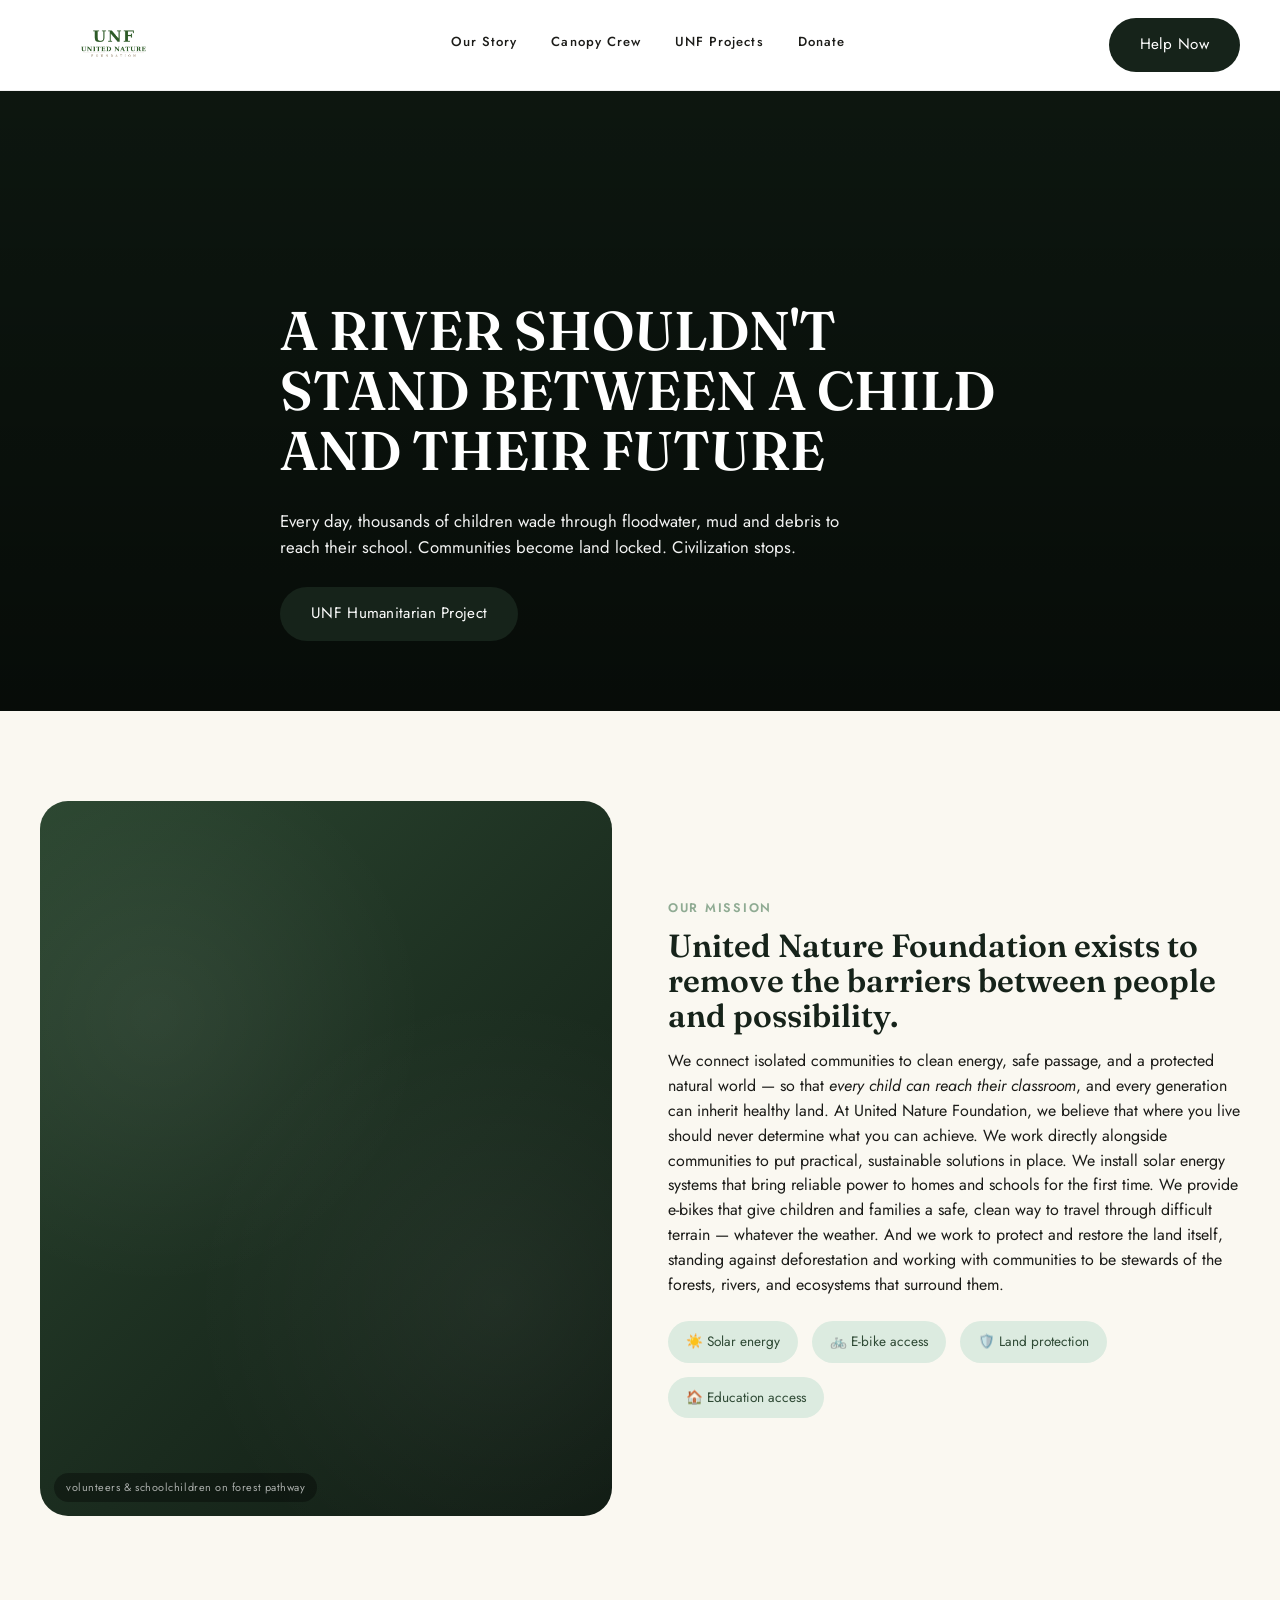
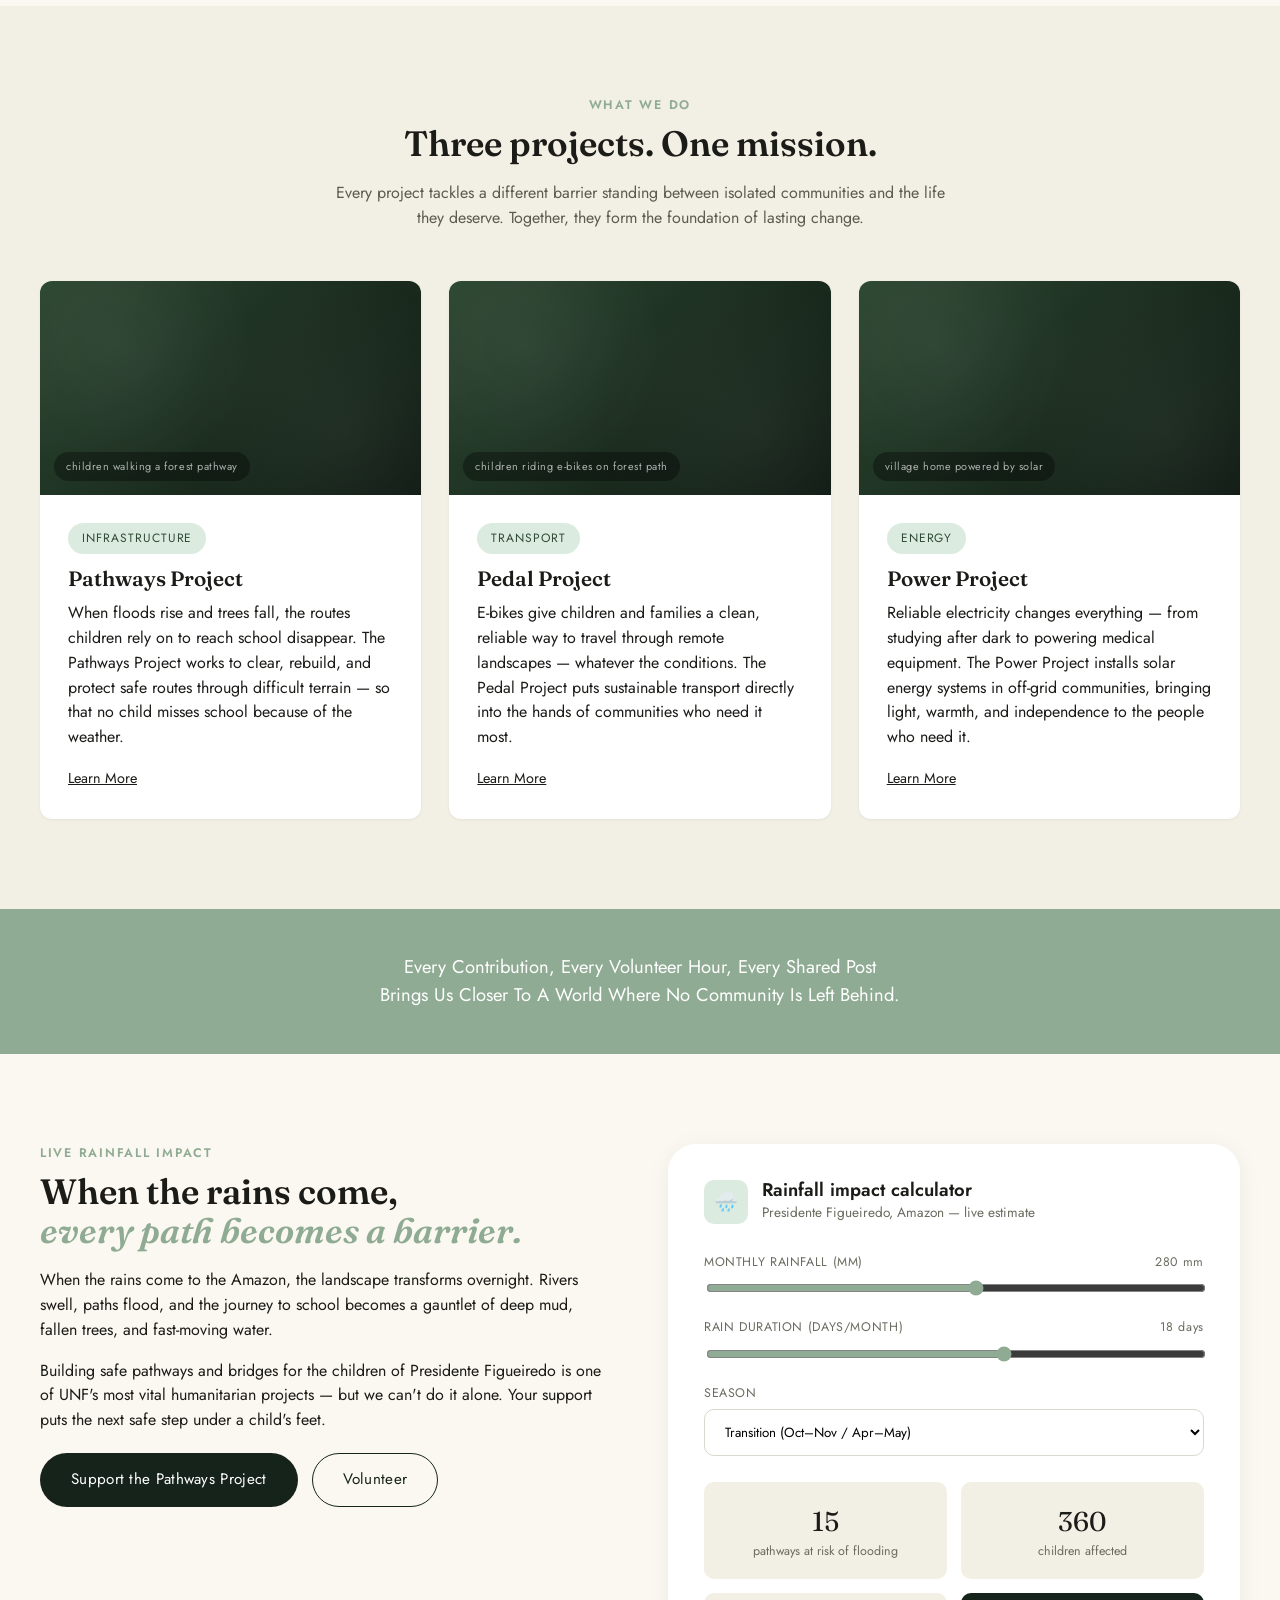
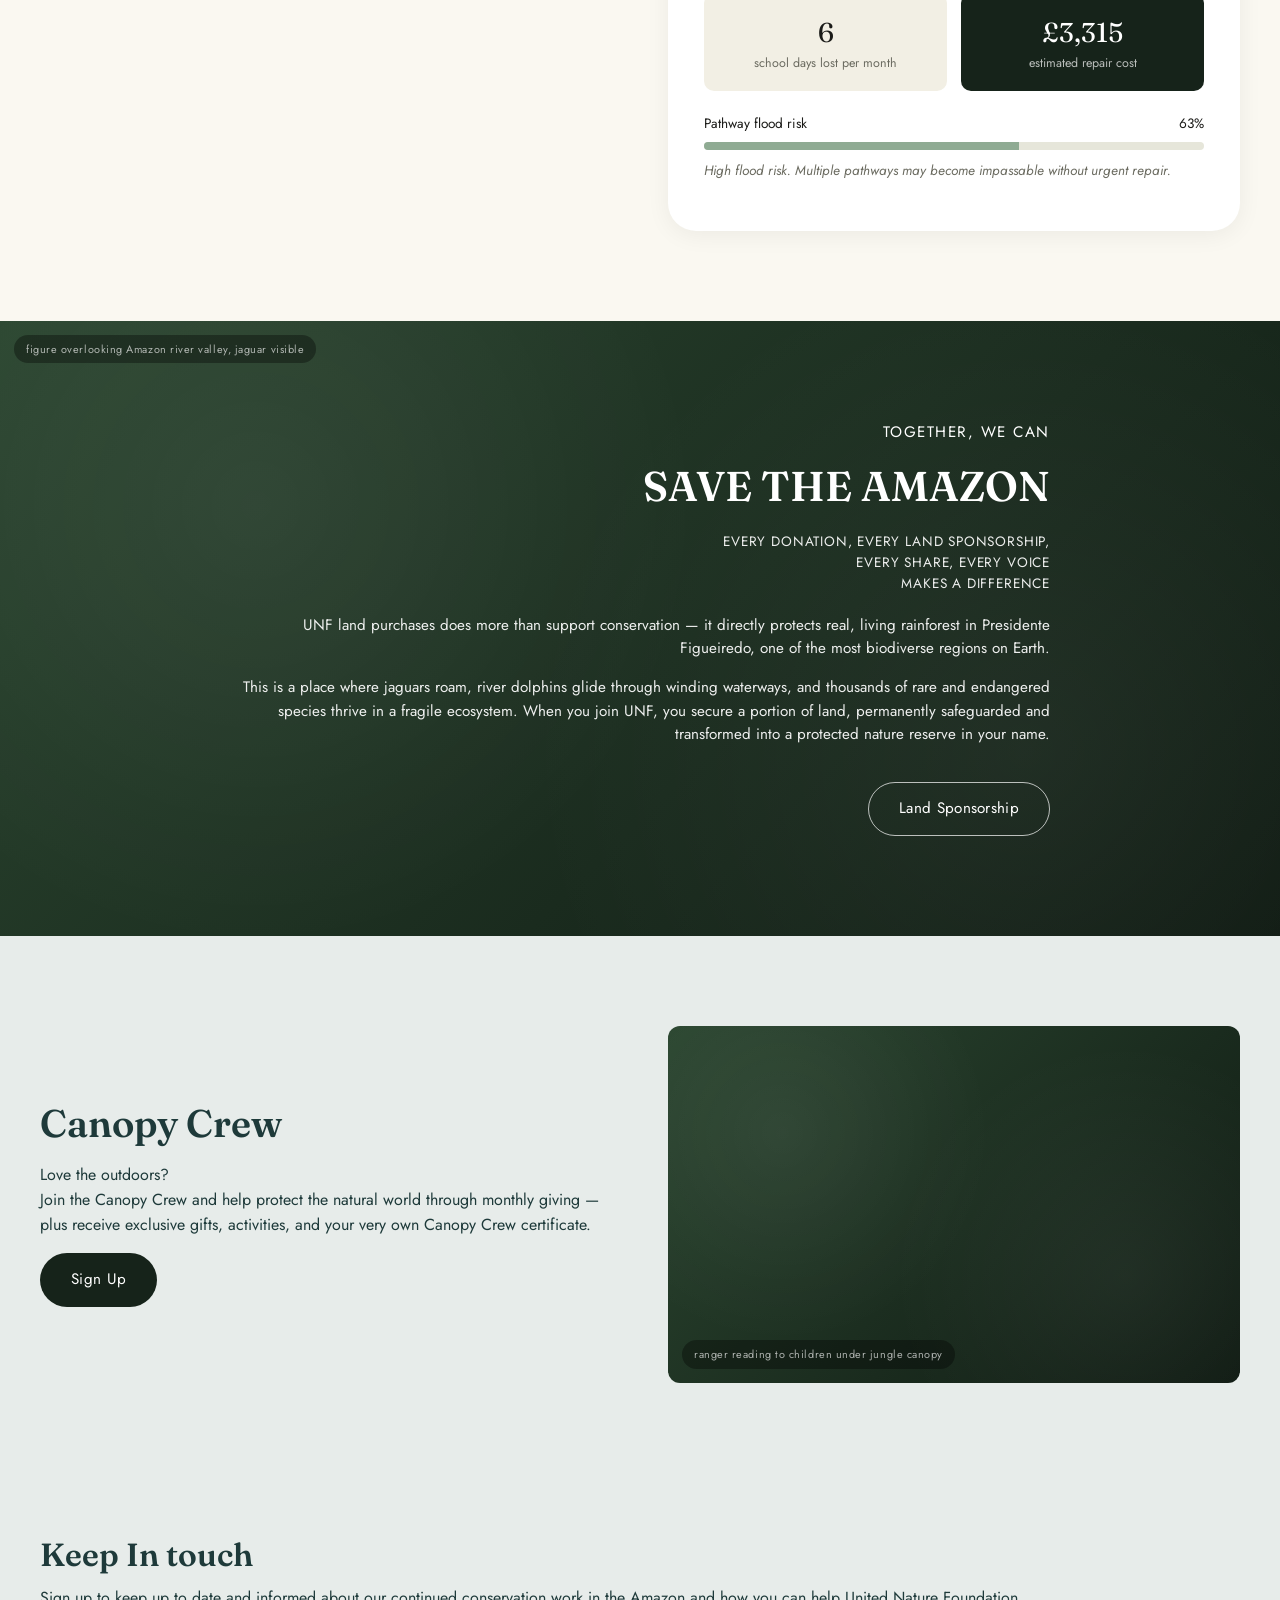
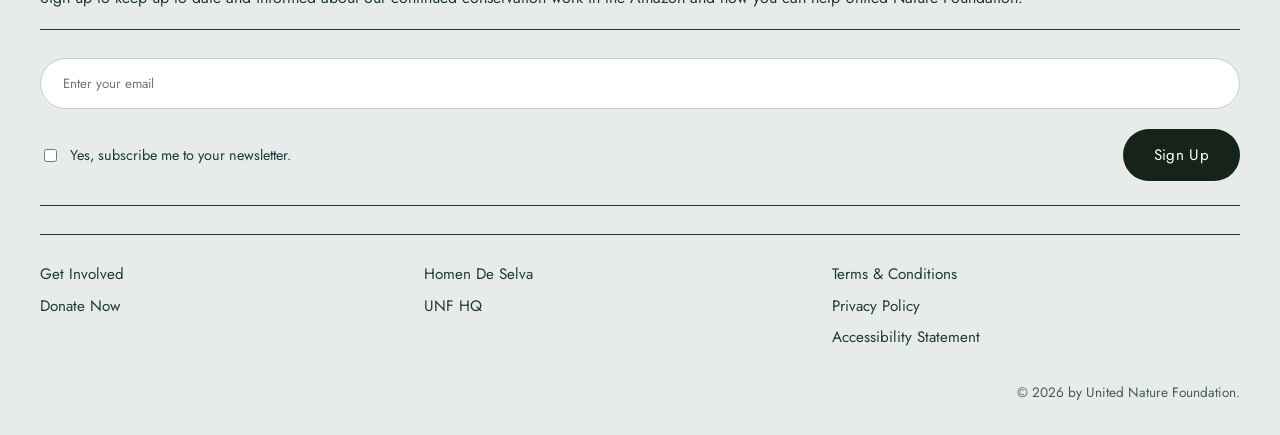
<file: index.html>
<!DOCTYPE html>
<html lang="en">
<head>
<meta charset="UTF-8">
<meta name="viewport" content="width=device-width, initial-scale=1.0">
<title>United Nature Foundation — A river shouldn't stand between a child and their future</title>
<meta name="description" content="United Nature Foundation connects isolated Amazon communities to clean energy, safe passage, and a protected natural world.">
<link rel="preconnect" href="https://fonts.googleapis.com">
<link href="https://fonts.googleapis.com/css2?family=Fraunces:ital,wght@0,400;0,600;1,500&family=Jost:wght@400;500;600&display=swap" rel="stylesheet">
<style>
/* ==========================================================================
   UNF — United Nature Foundation
   Shared stylesheet
   ========================================================================== */

:root {
  /* Color tokens (from brand screenshots) */
  --forest-950: #16231a;   /* deepest green — nav text, headings, buttons */
  --forest-900: #1c2b1f;   /* dark green panels */
  --forest-700: #2f4a35;
  --sage-500: #8fab93;     /* banner / quote green */
  --sage-100: #dcebe0;     /* pill backgrounds */
  --teal-900: #1e3a3a;     /* "Our Story" heading teal */
  --cream-100: #faf8f1;    /* main light background */
  --cream-200: #f2efe4;    /* footer / alt background */
  --stone-100: #ece7dc;    /* card backgrounds (Projects page) */
  --mist-100: #e7ecea;     /* footer alt */
  --ink: #1b1b18;
  --white: #ffffff;

  --font-display: "Fraunces", "Iowan Old Style", Georgia, serif;
  --font-body: "Jost", "Futura PT", "Century Gothic", sans-serif;

  --radius-md: 12px;
  --radius-lg: 28px;
  --radius-pill: 999px;

  --max-width: 1280px;
}

* { box-sizing: border-box; }

html {
  scroll-behavior: smooth;
}

body {
  margin: 0;
  font-family: var(--font-body);
  color: var(--ink);
  background: var(--cream-100);
  -webkit-font-smoothing: antialiased;
  line-height: 1.55;
}

img { max-width: 100%; display: block; }

a { color: inherit; text-decoration: none; }

h1, h2, h3, h4 {
  font-family: var(--font-display);
  margin: 0 0 0.5em;
  line-height: 1.1;
  font-weight: 600;
}

p { margin: 0 0 1em; }

.container {
  max-width: var(--max-width);
  margin: 0 auto;
  padding: 0 40px;
}

@media (max-width: 700px) {
  .container { padding: 0 20px; }
}

/* Reduced motion */
@media (prefers-reduced-motion: reduce) {
  * { animation: none !important; transition: none !important; }
}

/* --------------------------------------------------------------------------
   Buttons
   -------------------------------------------------------------------------- */
.btn {
  display: inline-flex;
  align-items: center;
  gap: 8px;
  font-family: var(--font-body);
  font-size: 0.95rem;
  letter-spacing: 0.02em;
  padding: 14px 30px;
  border-radius: var(--radius-pill);
  border: 1.5px solid transparent;
  cursor: pointer;
  transition: transform 0.2s ease, background 0.2s ease, color 0.2s ease;
  text-align: center;
}
.btn:hover { transform: translateY(-1px); }
.btn:focus-visible { outline: 3px solid var(--sage-500); outline-offset: 2px; }

.btn-primary {
  background: var(--forest-950);
  color: var(--white);
}
.btn-primary:hover { background: var(--forest-700); }

.btn-outline {
  background: transparent;
  border-color: var(--forest-950);
  color: var(--forest-950);
}
.btn-outline:hover { background: var(--forest-950); color: var(--white); }

.btn-outline-light {
  background: transparent;
  border-color: rgba(255,255,255,0.7);
  color: var(--white);
}
.btn-outline-light:hover { background: rgba(255,255,255,0.15); }

.btn-block {
  background: var(--teal-900);
  color: var(--white);
  border-radius: var(--radius-md);
}

/* --------------------------------------------------------------------------
   Header / Nav
   -------------------------------------------------------------------------- */
.site-header {
  position: relative;
  z-index: 50;
  background: var(--white);
  border-bottom: 1px solid rgba(0,0,0,0.06);
}
.site-header .container {
  display: flex;
  align-items: center;
  justify-content: space-between;
  padding-top: 18px;
  padding-bottom: 18px;
  gap: 24px;
}
.brand {
  font-family: var(--font-display);
  line-height: 1;
}
.brand .unf {
  font-size: 1.7rem;
  font-weight: 700;
  color: var(--forest-950);
  letter-spacing: 0.06em;
  display: block;
}
.brand .full {
  font-size: 0.62rem;
  letter-spacing: 0.18em;
  color: var(--forest-950);
  display: block;
  margin-top: 2px;
}
.brand .tag {
  font-size: 0.5rem;
  letter-spacing: 0.3em;
  color: #8a8a7c;
  display: block;
}

.main-nav {
  display: flex;
  align-items: center;
  gap: 34px;
  flex-wrap: wrap;
}
.main-nav a {
  font-size: 0.82rem;
  letter-spacing: 0.08em;
  font-weight: 500;
  color: var(--ink);
  padding-bottom: 4px;
  border-bottom: 1.5px solid transparent;
}
.main-nav a[aria-current="page"] {
  border-bottom-color: var(--forest-950);
}
.main-nav a:hover { border-bottom-color: var(--forest-950); }

.header-actions {
  display: flex;
  align-items: center;
  gap: 18px;
}
.icon-btn {
  width: 34px; height: 34px;
  border-radius: 50%;
  display: inline-flex;
  align-items: center;
  justify-content: center;
  color: #4f8fbf;
  background: transparent;
  border: none;
}

.nav-toggle {
  display: none;
  background: none;
  border: none;
  cursor: pointer;
}
.nav-toggle span {
  display: block;
  width: 24px;
  height: 2px;
  background: var(--forest-950);
  margin: 5px 0;
}

@media (max-width: 900px) {
  .main-nav { display: none; }
  .nav-toggle { display: block; }
  .main-nav.open {
    display: flex;
    flex-direction: column;
    position: absolute;
    top: 100%;
    left: 0; right: 0;
    background: var(--white);
    padding: 20px 24px 28px;
    gap: 16px;
    box-shadow: 0 12px 20px rgba(0,0,0,0.08);
  }
}

/* --------------------------------------------------------------------------
   Placeholder media block (stand-in for real photography)
   -------------------------------------------------------------------------- */
.ph {
  position: relative;
  background: linear-gradient(135deg, #2b4630, #1a2b1e 60%, #0f1a12);
  display: flex;
  align-items: flex-end;
  overflow: hidden;
}
.ph::before {
  content: "";
  position: absolute; inset: 0;
  background-image:
    radial-gradient(circle at 20% 30%, rgba(255,255,255,0.06), transparent 40%),
    radial-gradient(circle at 80% 70%, rgba(255,255,255,0.05), transparent 45%);
}
.ph-label {
  position: relative;
  z-index: 2;
  font-family: var(--font-body);
  font-size: 0.68rem;
  letter-spacing: 0.05em;
  color: rgba(255,255,255,0.65);
  background: rgba(0,0,0,0.35);
  padding: 6px 12px;
  border-radius: var(--radius-pill);
  margin: 14px;
}
.ph.light {
  background: linear-gradient(135deg, #cdd6c9, #aab8a4 60%, #8b9c86);
}
.ph.light .ph-label { color: rgba(20,30,20,0.7); background: rgba(255,255,255,0.55); }

/* --------------------------------------------------------------------------
   Footer
   -------------------------------------------------------------------------- */
.site-footer {
  background: var(--mist-100);
  color: var(--teal-900);
  padding: 64px 0 32px;
}
.footer-signup h2 {
  font-family: var(--font-display);
  font-size: 2rem;
  margin-bottom: 14px;
}
.footer-rule {
  border: none;
  border-top: 1.5px solid var(--teal-900);
  margin: 18px 0 28px;
}
.signup-row {
  display: flex;
  flex-wrap: wrap;
  gap: 16px;
  align-items: center;
  margin-bottom: 20px;
}
.signup-row input[type="email"] {
  flex: 1;
  min-width: 240px;
  padding: 15px 22px;
  border-radius: var(--radius-pill);
  border: 1px solid #c7cdc8;
  font-family: var(--font-body);
}
.checkbox-row {
  display: flex;
  align-items: center;
  gap: 10px;
  font-size: 0.9rem;
  margin-bottom: 24px;
}
.footer-links {
  display: grid;
  grid-template-columns: repeat(3, auto);
  gap: 40px;
  border-top: 1.5px solid var(--teal-900);
  padding-top: 28px;
  margin-top: 8px;
}
.footer-links a { display: block; margin-bottom: 8px; font-size: 0.95rem; }
.footer-bottom {
  text-align: right;
  font-size: 0.85rem;
  margin-top: 24px;
  opacity: 0.8;
}
@media (max-width: 700px) {
  .footer-links { grid-template-columns: 1fr; gap: 20px; }
  .footer-bottom { text-align: left; }
}

/* --------------------------------------------------------------------------
   Utility layout classes
   -------------------------------------------------------------------------- */
.section { padding: 90px 0; }
.section-sm { padding: 56px 0; }
.eyebrow {
  font-size: 0.78rem;
  letter-spacing: 0.14em;
  font-weight: 600;
  color: var(--sage-500);
  text-transform: uppercase;
  margin-bottom: 10px;
  display: block;
}
.grid-2 {
  display: grid;
  grid-template-columns: 1fr 1fr;
  gap: 56px;
  align-items: center;
}
@media (max-width: 900px) {
  .grid-2 { grid-template-columns: 1fr; }
}
.pill-row { display: flex; flex-wrap: wrap; gap: 14px; margin-top: 24px; }
.pill {
  background: var(--sage-100);
  color: var(--forest-700);
  padding: 10px 18px;
  border-radius: var(--radius-pill);
  font-size: 0.85rem;
  display: inline-flex;
  align-items: center;
  gap: 8px;
}


    .logo-img { height: 52px; width: auto; display: block; }
    @media (max-width: 600px) { .logo-img { height: 42px; } }
</style>
<style>
  .hero {
    min-height: 620px;
    color: var(--white);
    display: flex;
    align-items: flex-end;
    padding-bottom: 70px;
  }
  .hero-video {
    position: relative;
    overflow: hidden;
    background: #0f1a12; /* shows briefly while video loads */
  }
  .hero-video-bg {
    position: absolute;
    inset: 0;
    width: 100%;
    height: 100%;
    object-fit: cover;
    z-index: 0;
  }
  .hero-overlay {
    position: absolute;
    inset: 0;
    background: linear-gradient(180deg, rgba(0,0,0,0.15) 0%, rgba(0,0,0,0.55) 100%);
    z-index: 1;
  }
  .hero-video .container { position: relative; z-index: 2; }
  @media (prefers-reduced-motion: reduce) {
    .hero-video-bg { display: none; }
    .hero-video { background: linear-gradient(135deg, #2b4630, #1a2b1e 60%, #0f1a12); }
  }
  .hero-content { max-width: 720px; }
  .hero h1 {
    font-size: clamp(2.1rem, 4.4vw, 3.4rem);
    color: var(--white);
  }
  .hero p { font-size: 1.05rem; max-width: 560px; opacity: 0.95; }

  .mission-img { border-radius: var(--radius-lg); overflow: hidden; aspect-ratio: 4/5; }

  .projects-intro { text-align: center; max-width: 640px; margin: 0 auto 50px; }
  .projects-intro h2 { font-size: 2.2rem; }
  .project-cards { display: grid; grid-template-columns: repeat(3, 1fr); gap: 28px; }
  .project-card {
    background: var(--white);
    border-radius: var(--radius-md);
    overflow: hidden;
    box-shadow: 0 1px 3px rgba(0,0,0,0.06);
  }
  .project-card .ph { aspect-ratio: 16/9; }
  .project-card-body { padding: 28px; }
  .tag-pill {
    display: inline-block;
    background: var(--sage-100);
    color: var(--forest-700);
    font-size: 0.75rem;
    letter-spacing: 0.08em;
    padding: 6px 14px;
    border-radius: var(--radius-pill);
    margin-bottom: 14px;
    text-transform: uppercase;
  }
  .project-card h3 { font-size: 1.3rem; }
  .project-card a.learn { font-size: 0.9rem; text-decoration: underline; }
  @media (max-width: 900px) { .project-cards { grid-template-columns: 1fr; } }

  .quote-banner {
    background: var(--sage-500);
    color: var(--white);
    text-align: center;
    padding: 44px 20px;
    font-size: 1.15rem;
  }

  .calc-section .grid-2 { align-items: flex-start; }
  .calc-card {
    background: var(--white);
    border-radius: var(--radius-lg);
    padding: 36px;
    box-shadow: 0 4px 24px rgba(0,0,0,0.06);
  }
  .calc-head { display: flex; gap: 14px; align-items: center; margin-bottom: 28px; }
  .calc-icon {
    width: 44px; height: 44px; border-radius: 10px;
    background: var(--sage-100);
    display: flex; align-items: center; justify-content: center;
    font-size: 1.2rem;
  }
  .calc-head h3 { margin: 0; font-size: 1.15rem; font-family: var(--font-body); font-weight: 600; }
  .calc-head span { font-size: 0.85rem; color: #6b6b60; }
  .slider-label {
    display: flex; justify-content: space-between;
    font-size: 0.78rem; letter-spacing: 0.05em; color: #6b6b60; margin-bottom: 6px;
  }
  input[type="range"] { width: 100%; accent-color: var(--sage-500); margin-bottom: 22px; }
  select.season {
    width: 100%; padding: 12px 16px; border-radius: 10px; border: 1px solid #d8d8cc;
    font-family: var(--font-body); margin-bottom: 26px; background: var(--white);
  }
  .stat-grid { display: grid; grid-template-columns: 1fr 1fr; gap: 14px; margin-bottom: 22px; }
  .stat-box {
    background: var(--cream-200);
    border-radius: 10px;
    padding: 18px;
    text-align: center;
  }
  .stat-box.dark { background: var(--forest-950); color: var(--white); }
  .stat-box .num { font-family: var(--font-display); font-size: 1.7rem; }
  .stat-box .lbl { font-size: 0.78rem; color: #6b6b60; }
  .stat-box.dark .lbl { color: rgba(255,255,255,0.7); }
  .risk-label { display: flex; justify-content: space-between; font-size: 0.85rem; margin-bottom: 8px; }
  .risk-bar { height: 8px; background: #e6e6da; border-radius: var(--radius-pill); overflow: hidden; margin-bottom: 10px; }
  .risk-bar span { display: block; height: 100%; background: var(--sage-500); }
  .risk-note { font-size: 0.85rem; font-style: italic; color: #6b6b60; }

  .save-amazon {
    color: var(--white);
    padding: 100px 0;
    position: relative;
  }
  .save-amazon .container { max-width: 900px; margin-left: auto; text-align: right; }
  .save-amazon h2 { font-size: clamp(1.8rem, 3.6vw, 2.6rem); color: var(--white); }
  .save-amazon .kicker { letter-spacing: 0.1em; font-size: 0.95rem; margin-bottom: 20px; }
  .save-amazon p { font-size: 0.95rem; opacity: 0.92; }
  .save-amazon .btn { margin-top: 20px; }

  .canopy-teaser { background: var(--mist-100); }
  .canopy-teaser .grid-2 { align-items: center; }
  .canopy-teaser h2 { font-size: 2.4rem; color: var(--teal-900); }
</style>
</head>
<body>

<header class="site-header">
  <div class="container">
    <a href="index.html" class="brand">
      <img src="media/unf-logo.png" alt="United Nature Foundation" class="logo-img">
    </a>
    <button class="nav-toggle" aria-label="Toggle menu" aria-expanded="false">
      <span></span><span></span><span></span>
    </button>
    <nav class="main-nav">
      <a href="our-story.html">Our Story</a>
      <a href="canopy-crew.html">Canopy Crew</a>
      <a href="unf-projects.html">UNF Projects</a>
      <a href="donate.html">Donate</a>
    </nav>
    <div class="header-actions">
      <a href="donate.html" class="btn btn-primary">Help Now</a>
    </div>
  </div>
</header>

<section class="hero hero-video">
  <video class="hero-video-bg" autoplay muted loop playsinline poster="">
    <source src="media/header-video.mp4" type="video/mp4">
  </video>
  <div class="hero-overlay"></div>
  <div class="container">
    <div class="hero-content">
      <h1 style="text-transform: uppercase;">A river shouldn't stand between a child and their future</h1>
      <p>Every day, thousands of children wade through floodwater, mud and debris to reach their school. Communities become land locked. Civilization stops.</p>
      <a href="unf-projects.html" class="btn btn-primary" style="margin-top:10px;">UNF Humanitarian Project</a>
    </div>
  </div>
</section>

<section class="section">
  <div class="container grid-2">
    <div class="ph mission-img">
      <div class="ph-label">volunteers &amp; schoolchildren on forest pathway</div>
    </div>
    <div>
      <span class="eyebrow">Our Mission</span>
      <h2 style="color:var(--forest-950); font-size:2rem;">United Nature Foundation exists to remove the barriers between people and possibility.</h2>
      <p>We connect isolated communities to clean energy, safe passage, and a protected natural world — so that <em>every child can reach their classroom</em>, and every generation can inherit healthy land. At United Nature Foundation, we believe that where you live should never determine what you can achieve. We work directly alongside communities to put practical, sustainable solutions in place. We install solar energy systems that bring reliable power to homes and schools for the first time. We provide e-bikes that give children and families a safe, clean way to travel through difficult terrain — whatever the weather. And we work to protect and restore the land itself, standing against deforestation and working with communities to be stewards of the forests, rivers, and ecosystems that surround them.</p>
      <div class="pill-row">
        <span class="pill">☀️ Solar energy</span>
        <span class="pill">🚲 E-bike access</span>
        <span class="pill">🛡️ Land protection</span>
        <span class="pill">🏠 Education access</span>
      </div>
    </div>
  </div>
</section>

<section class="section" style="background: var(--cream-200);">
  <div class="container">
    <div class="projects-intro">
      <span class="eyebrow">What We Do</span>
      <h2 style="color:var(--ink);">Three projects. One mission.</h2>
      <p style="color:#5b5b50;">Every project tackles a different barrier standing between isolated communities and the life they deserve. Together, they form the foundation of lasting change.</p>
    </div>
    <div class="project-cards">
      <article class="project-card">
        <div class="ph"><div class="ph-label">children walking a forest pathway</div></div>
        <div class="project-card-body">
          <span class="tag-pill">Infrastructure</span>
          <h3>Pathways Project</h3>
          <p>When floods rise and trees fall, the routes children rely on to reach school disappear. The Pathways Project works to clear, rebuild, and protect safe routes through difficult terrain — so that no child misses school because of the weather.</p>
          <a class="learn" href="pathways.html">Learn More</a>
        </div>
      </article>
      <article class="project-card">
        <div class="ph"><div class="ph-label">children riding e-bikes on forest path</div></div>
        <div class="project-card-body">
          <span class="tag-pill">Transport</span>
          <h3>Pedal Project</h3>
          <p>E-bikes give children and families a clean, reliable way to travel through remote landscapes — whatever the conditions. The Pedal Project puts sustainable transport directly into the hands of communities who need it most.</p>
          <a class="learn" href="pedal.html">Learn More</a>
        </div>
      </article>
      <article class="project-card">
        <div class="ph"><div class="ph-label">village home powered by solar</div></div>
        <div class="project-card-body">
          <span class="tag-pill">Energy</span>
          <h3>Power Project</h3>
          <p>Reliable electricity changes everything — from studying after dark to powering medical equipment. The Power Project installs solar energy systems in off-grid communities, bringing light, warmth, and independence to the people who need it.</p>
          <a class="learn" href="power.html">Learn More</a>
        </div>
      </article>
    </div>
  </div>
</section>

<div class="quote-banner">
  Every Contribution, Every Volunteer Hour, Every Shared Post<br>
  Brings Us Closer To A World Where No Community Is Left Behind.
</div>

<section class="section calc-section">
  <div class="container grid-2">
    <div>
      <span class="eyebrow">Live Rainfall Impact</span>
      <h2 style="color:var(--ink); font-size:2.2rem;">When the rains come,<br><em style="color:var(--sage-500);">every path becomes a barrier.</em></h2>
      <p>When the rains come to the Amazon, the landscape transforms overnight. Rivers swell, paths flood, and the journey to school becomes a gauntlet of deep mud, fallen trees, and fast-moving water.</p>
      <p>Building safe pathways and bridges for the children of Presidente Figueiredo is one of UNF's most vital humanitarian projects — but we can't do it alone. Your support puts the next safe step under a child's feet.</p>
      <div style="display:flex; gap:14px; flex-wrap:wrap; margin-top:20px;">
        <a href="pathways.html" class="btn btn-primary">Support the Pathways Project</a>
        <a href="unf-projects.html" class="btn btn-outline">Volunteer</a>
      </div>
    </div>

    <div class="calc-card">
      <div class="calc-head">
        <div class="calc-icon">🌧️</div>
        <div>
          <h3>Rainfall impact calculator</h3>
          <span>Presidente Figueiredo, Amazon — live estimate</span>
        </div>
      </div>

      <div class="slider-label"><span>MONTHLY RAINFALL (MM)</span><span id="rainfallVal">280 mm</span></div>
      <input type="range" id="rainfall" min="80" max="450" value="280">

      <div class="slider-label"><span>RAIN DURATION (DAYS/MONTH)</span><span id="durationVal">18 days</span></div>
      <input type="range" id="duration" min="3" max="28" value="18">

      <div class="slider-label"><span>SEASON</span></div>
      <select class="season" id="season">
        <option>Transition (Oct–Nov / Apr–May)</option>
        <option>Wet season (Dec–Mar)</option>
        <option>Dry season (Jun–Sep)</option>
      </select>

      <div class="stat-grid">
        <div class="stat-box"><div class="num" id="statPathways">11</div><div class="lbl">pathways at risk of flooding</div></div>
        <div class="stat-box"><div class="num" id="statChildren">264</div><div class="lbl">children affected</div></div>
        <div class="stat-box"><div class="num" id="statDays">6</div><div class="lbl">school days lost per month</div></div>
        <div class="stat-box dark"><div class="num" id="statCost">£2,220</div><div class="lbl">estimated repair cost</div></div>
      </div>

      <div class="risk-label"><span>Pathway flood risk</span><span id="riskPct">47%</span></div>
      <div class="risk-bar"><span id="riskBar" style="width:47%;"></span></div>
      <p class="risk-note" id="riskNote">Moderate flood risk. Some pathways will require clearing and reinforcement.</p>
    </div>
  </div>
</section>

<section class="save-amazon ph">
  <div class="ph-label" style="position:absolute; top:0; left:0;">figure overlooking Amazon river valley, jaguar visible</div>
  <div class="container">
    <div class="kicker">TOGETHER, WE CAN</div>
    <h2>SAVE THE AMAZON</h2>
    <p style="letter-spacing:0.06em; font-size:0.85rem; margin:20px 0;">EVERY DONATION, EVERY LAND SPONSORSHIP,<br>EVERY SHARE, EVERY VOICE<br>MAKES A DIFFERENCE</p>
    <p>UNF land purchases does more than support conservation — it directly protects real, living rainforest in Presidente Figueiredo, one of the most biodiverse regions on Earth.</p>
    <p>This is a place where jaguars roam, river dolphins glide through winding waterways, and thousands of rare and endangered species thrive in a fragile ecosystem. When you join UNF, you secure a portion of land, permanently safeguarded and transformed into a protected nature reserve in your name.</p>
    <a href="donate.html" class="btn btn-outline-light">Land Sponsorship</a>
  </div>
</section>

<section class="section canopy-teaser">
  <div class="container grid-2">
    <div>
      <h2>Canopy Crew</h2>
      <p style="color:var(--teal-900);">Love the outdoors?<br>Join the Canopy Crew and help protect the natural world through monthly giving — plus receive exclusive gifts, activities, and your very own Canopy Crew certificate.</p>
      <a href="canopy-crew.html" class="btn btn-primary">Sign Up</a>
    </div>
    <div class="ph" style="aspect-ratio:16/10; border-radius: var(--radius-md);">
      <div class="ph-label">ranger reading to children under jungle canopy</div>
    </div>
  </div>
</section>

<footer class="site-footer">
  <div class="container">
    <div class="footer-signup">
      <h2>Keep In touch</h2>
      <p>Sign up to keep up to date and informed about our continued conservation work in the Amazon and how you can help United Nature Foundation.</p>
      <hr class="footer-rule">
      <form class="newsletter-form">
        <div class="signup-row">
          <input type="email" placeholder="Enter your email" required>
        </div>
        <div class="checkbox-row">
          <input type="checkbox" id="sub"><label for="sub">Yes, subscribe me to your newsletter.</label>
          <button type="submit" class="btn btn-primary" style="margin-left:auto;">Sign Up</button>
        </div>
      </form>
    </div>
    <hr class="footer-rule">
    <div class="footer-links">
      <div>
        <a href="#">Get Involved</a>
        <a href="donate.html">Donate Now</a>
      </div>
      <div>
        <a href="#">Homen De Selva</a>
        <a href="#">UNF HQ</a>
      </div>
      <div>
        <a href="#">Terms &amp; Conditions</a>
        <a href="#">Privacy Policy</a>
        <a href="#">Accessibility Statement</a>
      </div>
    </div>
    <div class="footer-bottom">© 2026 by United Nature Foundation.</div>
  </div>
</footer>

<script>
// Shared behavior across all pages
document.addEventListener('DOMContentLoaded', () => {
  const toggle = document.querySelector('.nav-toggle');
  const nav = document.querySelector('.main-nav');
  if (toggle && nav) {
    toggle.addEventListener('click', () => {
      nav.classList.toggle('open');
      const expanded = nav.classList.contains('open');
      toggle.setAttribute('aria-expanded', expanded);
    });
  }

  // Newsletter form (footer) — placeholder handling, no backend yet
  document.querySelectorAll('.newsletter-form').forEach((form) => {
    form.addEventListener('submit', (e) => {
      e.preventDefault();
      const btn = form.querySelector('button');
      const original = btn.textContent;
      btn.textContent = 'Thank you!';
      btn.disabled = true;
      setTimeout(() => {
        btn.textContent = original;
        btn.disabled = false;
        form.reset();
      }, 2500);
    });
  });
});

</script>
<script>
  // Rainfall impact calculator
  const rainfall = document.getElementById('rainfall');
  const duration = document.getElementById('duration');
  function updateCalc() {
    const r = parseInt(rainfall.value, 10);
    const d = parseInt(duration.value, 10);
    document.getElementById('rainfallVal').textContent = r + ' mm';
    document.getElementById('durationVal').textContent = d + ' days';

    // Simple illustrative model scaling from the slider inputs
    const riskPct = Math.min(95, Math.round((r / 450) * 60 + (d / 28) * 40));
    const pathways = Math.max(2, Math.round((riskPct / 100) * 24));
    const children = pathways * 24;
    const daysLost = Math.max(1, Math.round(d / 3));
    const cost = pathways * 200 + Math.round(riskPct * 5);

    document.getElementById('statPathways').textContent = pathways;
    document.getElementById('statChildren').textContent = children;
    document.getElementById('statDays').textContent = daysLost;
    document.getElementById('statCost').textContent = '£' + cost.toLocaleString();
    document.getElementById('riskPct').textContent = riskPct + '%';
    document.getElementById('riskBar').style.width = riskPct + '%';

    const note = document.getElementById('riskNote');
    if (riskPct < 30) note.textContent = 'Low flood risk. Pathways are largely passable.';
    else if (riskPct < 60) note.textContent = 'Moderate flood risk. Some pathways will require clearing and reinforcement.';
    else note.textContent = 'High flood risk. Multiple pathways may become impassable without urgent repair.';
  }
  rainfall.addEventListener('input', updateCalc);
  duration.addEventListener('input', updateCalc);
  updateCalc();
</script>
</body>
</html>
</file>
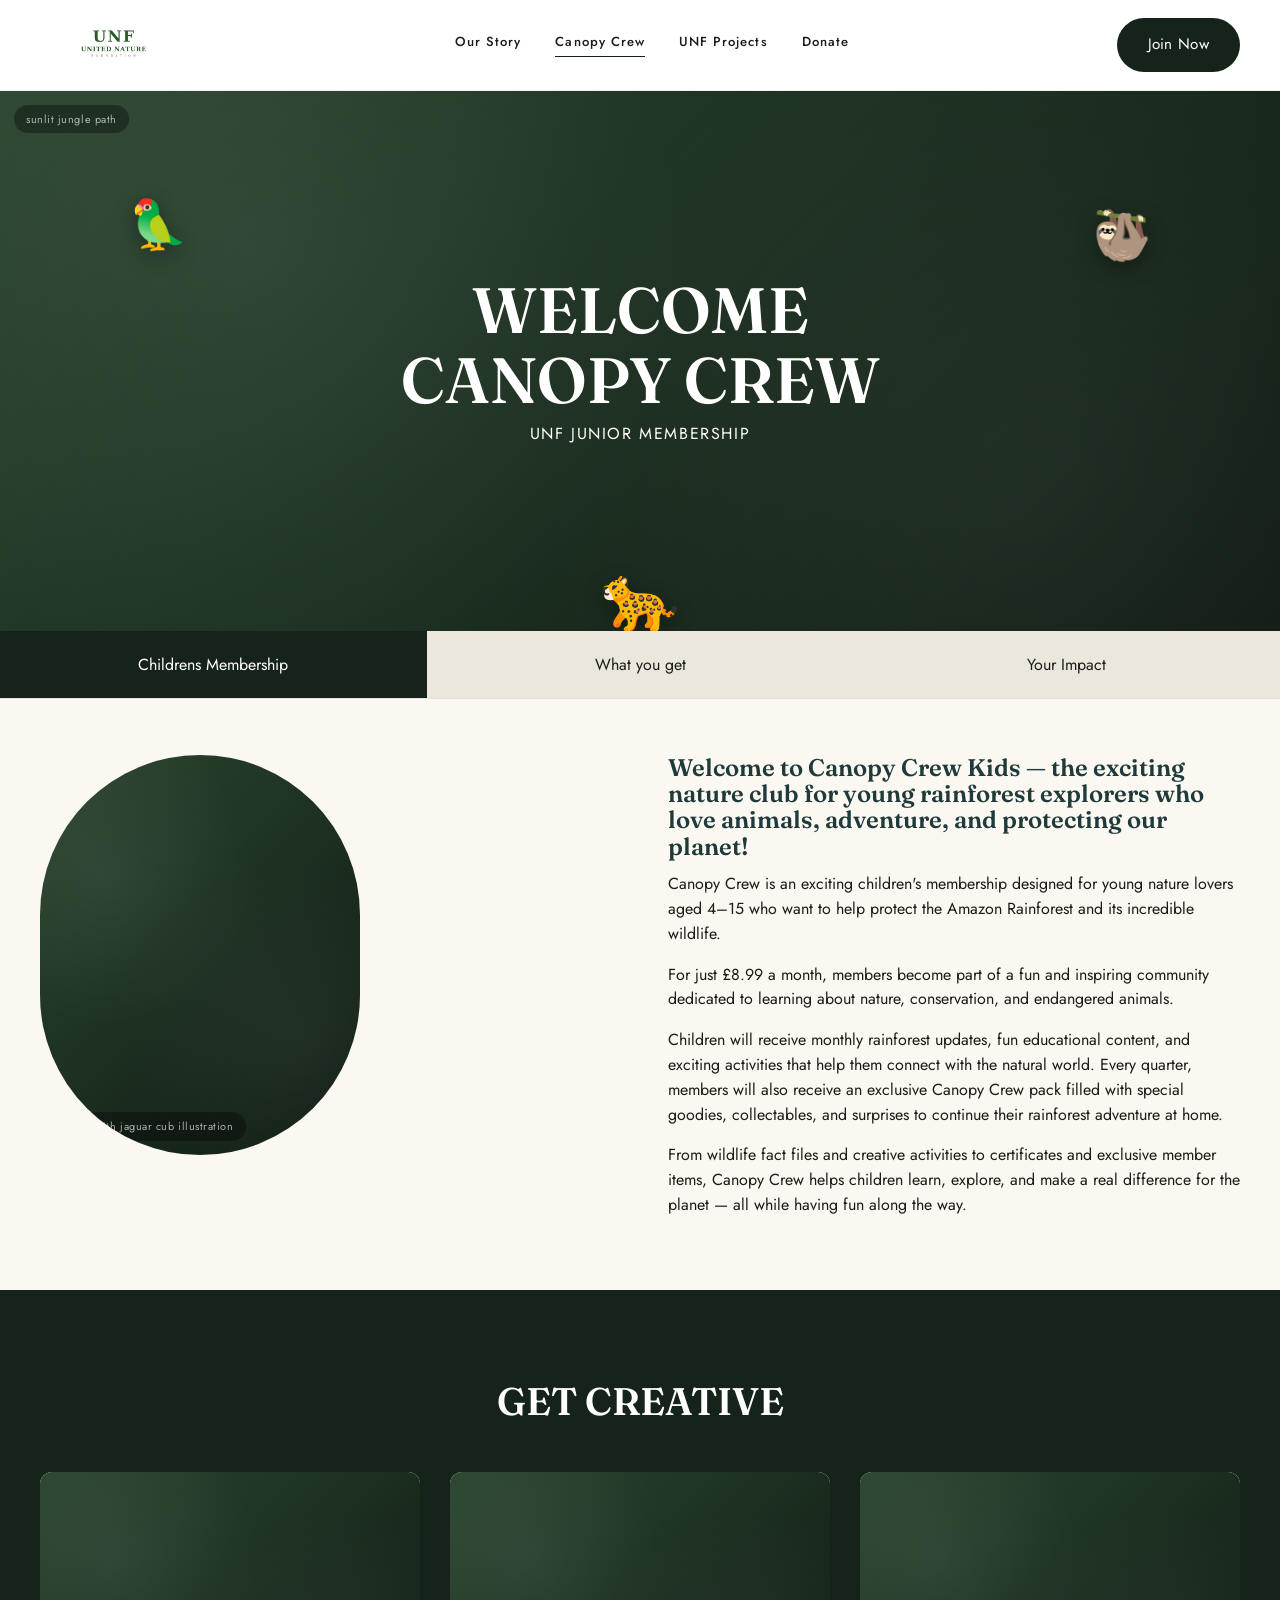
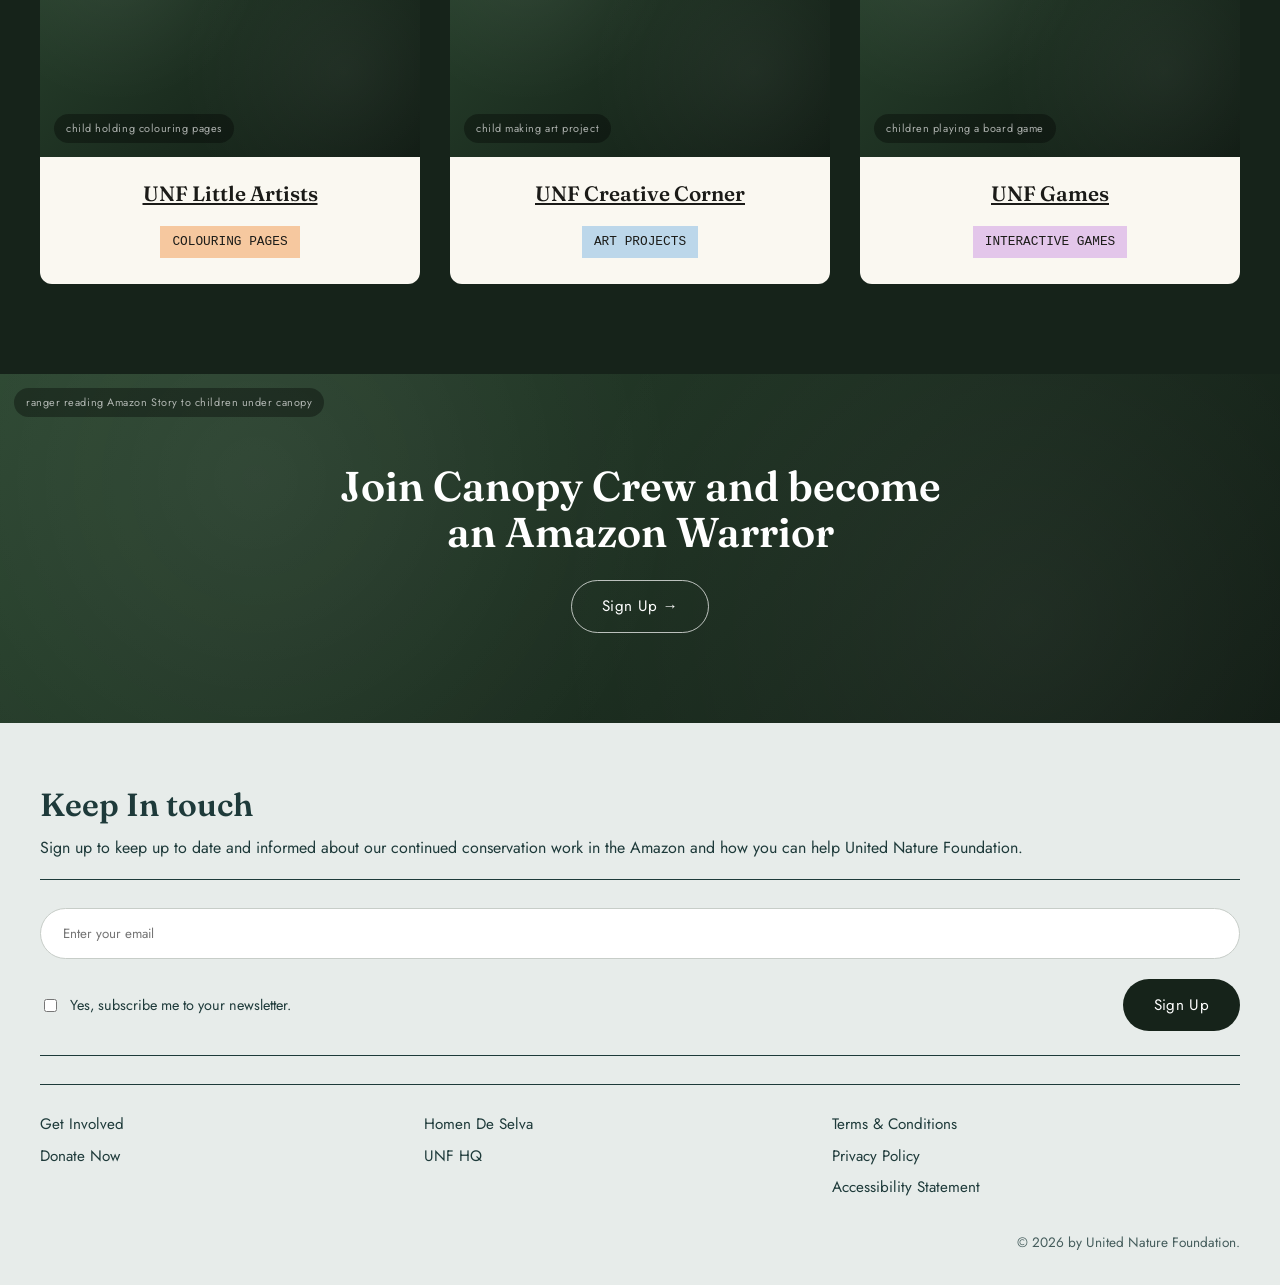
<file: donate.html>
<!DOCTYPE html>
<html lang="en">
<head>
<meta charset="UTF-8">
<meta name="viewport" content="width=device-width, initial-scale=1.0">
<title>Canopy Crew — United Nature Foundation</title>
<link rel="preconnect" href="https://fonts.googleapis.com">
<link href="https://fonts.googleapis.com/css2?family=Fraunces:ital,wght@0,400;0,600;1,500&family=Jost:wght@400;500;600&display=swap" rel="stylesheet">
<style>
/* ==========================================================================
   UNF — United Nature Foundation
   Shared stylesheet
   ========================================================================== */

:root {
  /* Color tokens (from brand screenshots) */
  --forest-950: #16231a;   /* deepest green — nav text, headings, buttons */
  --forest-900: #1c2b1f;   /* dark green panels */
  --forest-700: #2f4a35;
  --sage-500: #8fab93;     /* banner / quote green */
  --sage-100: #dcebe0;     /* pill backgrounds */
  --teal-900: #1e3a3a;     /* "Our Story" heading teal */
  --cream-100: #faf8f1;    /* main light background */
  --cream-200: #f2efe4;    /* footer / alt background */
  --stone-100: #ece7dc;    /* card backgrounds (Projects page) */
  --mist-100: #e7ecea;     /* footer alt */
  --ink: #1b1b18;
  --white: #ffffff;

  --font-display: "Fraunces", "Iowan Old Style", Georgia, serif;
  --font-body: "Jost", "Futura PT", "Century Gothic", sans-serif;

  --radius-md: 12px;
  --radius-lg: 28px;
  --radius-pill: 999px;

  --max-width: 1280px;
}

* { box-sizing: border-box; }

html {
  scroll-behavior: smooth;
}

body {
  margin: 0;
  font-family: var(--font-body);
  color: var(--ink);
  background: var(--cream-100);
  -webkit-font-smoothing: antialiased;
  line-height: 1.55;
}

img { max-width: 100%; display: block; }

a { color: inherit; text-decoration: none; }

h1, h2, h3, h4 {
  font-family: var(--font-display);
  margin: 0 0 0.5em;
  line-height: 1.1;
  font-weight: 600;
}

p { margin: 0 0 1em; }

.container {
  max-width: var(--max-width);
  margin: 0 auto;
  padding: 0 40px;
}

@media (max-width: 700px) {
  .container { padding: 0 20px; }
}

/* Reduced motion */
@media (prefers-reduced-motion: reduce) {
  * { animation: none !important; transition: none !important; }
}

/* --------------------------------------------------------------------------
   Buttons
   -------------------------------------------------------------------------- */
.btn {
  display: inline-flex;
  align-items: center;
  gap: 8px;
  font-family: var(--font-body);
  font-size: 0.95rem;
  letter-spacing: 0.02em;
  padding: 14px 30px;
  border-radius: var(--radius-pill);
  border: 1.5px solid transparent;
  cursor: pointer;
  transition: transform 0.2s ease, background 0.2s ease, color 0.2s ease;
  text-align: center;
}
.btn:hover { transform: translateY(-1px); }
.btn:focus-visible { outline: 3px solid var(--sage-500); outline-offset: 2px; }

.btn-primary {
  background: var(--forest-950);
  color: var(--white);
}
.btn-primary:hover { background: var(--forest-700); }

.btn-outline {
  background: transparent;
  border-color: var(--forest-950);
  color: var(--forest-950);
}
.btn-outline:hover { background: var(--forest-950); color: var(--white); }

.btn-outline-light {
  background: transparent;
  border-color: rgba(255,255,255,0.7);
  color: var(--white);
}
.btn-outline-light:hover { background: rgba(255,255,255,0.15); }

.btn-block {
  background: var(--teal-900);
  color: var(--white);
  border-radius: var(--radius-md);
}

/* --------------------------------------------------------------------------
   Header / Nav
   -------------------------------------------------------------------------- */
.site-header {
  position: relative;
  z-index: 50;
  background: var(--white);
  border-bottom: 1px solid rgba(0,0,0,0.06);
}
.site-header .container {
  display: flex;
  align-items: center;
  justify-content: space-between;
  padding-top: 18px;
  padding-bottom: 18px;
  gap: 24px;
}
.brand {
  font-family: var(--font-display);
  line-height: 1;
}
.brand .unf {
  font-size: 1.7rem;
  font-weight: 700;
  color: var(--forest-950);
  letter-spacing: 0.06em;
  display: block;
}
.brand .full {
  font-size: 0.62rem;
  letter-spacing: 0.18em;
  color: var(--forest-950);
  display: block;
  margin-top: 2px;
}
.brand .tag {
  font-size: 0.5rem;
  letter-spacing: 0.3em;
  color: #8a8a7c;
  display: block;
}

.main-nav {
  display: flex;
  align-items: center;
  gap: 34px;
  flex-wrap: wrap;
}
.main-nav a {
  font-size: 0.82rem;
  letter-spacing: 0.08em;
  font-weight: 500;
  color: var(--ink);
  padding-bottom: 4px;
  border-bottom: 1.5px solid transparent;
}
.main-nav a[aria-current="page"] {
  border-bottom-color: var(--forest-950);
}
.main-nav a:hover { border-bottom-color: var(--forest-950); }

.header-actions {
  display: flex;
  align-items: center;
  gap: 18px;
}
.icon-btn {
  width: 34px; height: 34px;
  border-radius: 50%;
  display: inline-flex;
  align-items: center;
  justify-content: center;
  color: #4f8fbf;
  background: transparent;
  border: none;
}

.nav-toggle {
  display: none;
  background: none;
  border: none;
  cursor: pointer;
}
.nav-toggle span {
  display: block;
  width: 24px;
  height: 2px;
  background: var(--forest-950);
  margin: 5px 0;
}

@media (max-width: 900px) {
  .main-nav { display: none; }
  .nav-toggle { display: block; }
  .main-nav.open {
    display: flex;
    flex-direction: column;
    position: absolute;
    top: 100%;
    left: 0; right: 0;
    background: var(--white);
    padding: 20px 24px 28px;
    gap: 16px;
    box-shadow: 0 12px 20px rgba(0,0,0,0.08);
  }
}

/* --------------------------------------------------------------------------
   Placeholder media block (stand-in for real photography)
   -------------------------------------------------------------------------- */
.ph {
  position: relative;
  background: linear-gradient(135deg, #2b4630, #1a2b1e 60%, #0f1a12);
  display: flex;
  align-items: flex-end;
  overflow: hidden;
}
.ph::before {
  content: "";
  position: absolute; inset: 0;
  background-image:
    radial-gradient(circle at 20% 30%, rgba(255,255,255,0.06), transparent 40%),
    radial-gradient(circle at 80% 70%, rgba(255,255,255,0.05), transparent 45%);
}
.ph-label {
  position: relative;
  z-index: 2;
  font-family: var(--font-body);
  font-size: 0.68rem;
  letter-spacing: 0.05em;
  color: rgba(255,255,255,0.65);
  background: rgba(0,0,0,0.35);
  padding: 6px 12px;
  border-radius: var(--radius-pill);
  margin: 14px;
}
.ph.light {
  background: linear-gradient(135deg, #cdd6c9, #aab8a4 60%, #8b9c86);
}
.ph.light .ph-label { color: rgba(20,30,20,0.7); background: rgba(255,255,255,0.55); }

/* --------------------------------------------------------------------------
   Footer
   -------------------------------------------------------------------------- */
.site-footer {
  background: var(--mist-100);
  color: var(--teal-900);
  padding: 64px 0 32px;
}
.footer-signup h2 {
  font-family: var(--font-display);
  font-size: 2rem;
  margin-bottom: 14px;
}
.footer-rule {
  border: none;
  border-top: 1.5px solid var(--teal-900);
  margin: 18px 0 28px;
}
.signup-row {
  display: flex;
  flex-wrap: wrap;
  gap: 16px;
  align-items: center;
  margin-bottom: 20px;
}
.signup-row input[type="email"] {
  flex: 1;
  min-width: 240px;
  padding: 15px 22px;
  border-radius: var(--radius-pill);
  border: 1px solid #c7cdc8;
  font-family: var(--font-body);
}
.checkbox-row {
  display: flex;
  align-items: center;
  gap: 10px;
  font-size: 0.9rem;
  margin-bottom: 24px;
}
.footer-links {
  display: grid;
  grid-template-columns: repeat(3, auto);
  gap: 40px;
  border-top: 1.5px solid var(--teal-900);
  padding-top: 28px;
  margin-top: 8px;
}
.footer-links a { display: block; margin-bottom: 8px; font-size: 0.95rem; }
.footer-bottom {
  text-align: right;
  font-size: 0.85rem;
  margin-top: 24px;
  opacity: 0.8;
}
@media (max-width: 700px) {
  .footer-links { grid-template-columns: 1fr; gap: 20px; }
  .footer-bottom { text-align: left; }
}

/* --------------------------------------------------------------------------
   Utility layout classes
   -------------------------------------------------------------------------- */
.section { padding: 90px 0; }
.section-sm { padding: 56px 0; }
.eyebrow {
  font-size: 0.78rem;
  letter-spacing: 0.14em;
  font-weight: 600;
  color: var(--sage-500);
  text-transform: uppercase;
  margin-bottom: 10px;
  display: block;
}
.grid-2 {
  display: grid;
  grid-template-columns: 1fr 1fr;
  gap: 56px;
  align-items: center;
}
@media (max-width: 900px) {
  .grid-2 { grid-template-columns: 1fr; }
}
.pill-row { display: flex; flex-wrap: wrap; gap: 14px; margin-top: 24px; }
.pill {
  background: var(--sage-100);
  color: var(--forest-700);
  padding: 10px 18px;
  border-radius: var(--radius-pill);
  font-size: 0.85rem;
  display: inline-flex;
  align-items: center;
  gap: 8px;
}


    .logo-img { height: 52px; width: auto; display: block; }
    @media (max-width: 600px) { .logo-img { height: 42px; } }
</style>
<style>
  .cc-hero {
    min-height: 540px;
    color: var(--white);
    display: flex;
    align-items: center;
    justify-content: center;
    text-align: center;
    position: relative;
  }
  .cc-hero h1 { font-size: clamp(2.4rem, 6vw, 4rem); color: var(--white); margin-bottom: 6px; }
  .cc-hero .sub { letter-spacing: 0.1em; font-size: 1rem; }

  /* Animated creatures peeking around the hero */
  .creature {
    position: absolute;
    font-size: 3rem;
    filter: drop-shadow(0 6px 10px rgba(0,0,0,0.35));
  }
  .creature.jaguar { bottom: -18px; left: 50%; transform: translateX(-50%); font-size: 4rem; animation: peek 4s ease-in-out infinite; }
  .creature.macaw { top: 18%; left: 10%; animation: sway 5s ease-in-out infinite; }
  .creature.sloth { top: 20%; right: 10%; animation: dangle 6s ease-in-out infinite; }

  @keyframes peek {
    0%, 100% { transform: translateX(-50%) translateY(0); }
    50% { transform: translateX(-50%) translateY(-10px); }
  }
  @keyframes sway {
    0%, 100% { transform: rotate(-4deg) translateY(0); }
    50% { transform: rotate(4deg) translateY(-6px); }
  }
  @keyframes dangle {
    0%, 100% { transform: rotate(0deg); }
    50% { transform: rotate(8deg); }
  }

  /* Tabs */
  .tabs { display: flex; border-bottom: 1px solid #e2e2d6; }
  .tab-btn {
    flex: 1;
    padding: 22px;
    text-align: center;
    background: var(--stone-100);
    color: var(--ink);
    border: none;
    cursor: pointer;
    font-family: var(--font-body);
    font-size: 1rem;
  }
  .tab-btn.active { background: var(--forest-950); color: var(--white); }
  .tab-panel { display: none; padding: 56px 0; }
  .tab-panel.active { display: block; }
  .tab-panel .grid-2 { align-items: flex-start; }
  .tab-photo { border-radius: 50% / 40%; overflow: hidden; aspect-ratio: 4/5; max-width: 320px; }
  .tab-panel h3 { color: var(--teal-900); font-size: 1.5rem; }
  .tab-panel ul { padding-left: 0; list-style: none; }
  .tab-panel li { padding: 8px 0; font-size: 1rem; }

  .creative-section { background: var(--forest-950); color: var(--white); text-align: center; }
  .creative-section h2 { color: var(--white); font-size: 2.4rem; text-transform: uppercase; margin-bottom: 50px; }
  .creative-cards { display: grid; grid-template-columns: repeat(3, 1fr); gap: 30px; }
  .creative-card {
    background: var(--cream-100);
    border-radius: var(--radius-md);
    overflow: hidden;
    color: var(--ink);
  }
  .creative-card .ph { aspect-ratio: 4/3; }
  .creative-card-body { padding: 26px; }
  .creative-card h3 { text-decoration: underline; font-size: 1.3rem; }
  .creative-tag {
    display: inline-block;
    font-family: monospace;
    font-size: 0.8rem;
    padding: 6px 12px;
    margin-top: 10px;
  }
  .tag-orange { background: #f6c89f; }
  .tag-blue { background: #bcd7ea; }
  .tag-purple { background: #e3c6ea; }
  @media (max-width: 900px) { .creative-cards { grid-template-columns: 1fr; } }

  .warrior-section { color: var(--white); padding: 90px 0; text-align: center; }
  .warrior-section h2 { font-size: clamp(1.8rem, 3.6vw, 2.6rem); color: var(--white); max-width: 640px; margin: 0 auto 24px; }
</style>
</head>
<body>

<header class="site-header">
  <div class="container">
    <a href="index.html" class="brand">
      <img src="media/unf-logo.png" alt="United Nature Foundation" class="logo-img">
    </a>
    <button class="nav-toggle" aria-label="Toggle menu" aria-expanded="false">
      <span></span><span></span><span></span>
    </button>
    <nav class="main-nav">
      <a href="our-story.html">Our Story</a>
      <a href="canopy-crew.html" aria-current="page">Canopy Crew</a>
      <a href="unf-projects.html">UNF Projects</a>
      <a href="donate.html">Donate</a>
    </nav>
    <div class="header-actions">
      <a href="join-now.html" class="btn btn-primary">Join Now</a>
    </div>
  </div>
</header>

<section class="cc-hero ph">
  <div class="ph-label" style="position:absolute; top:0; left:0;">sunlit jungle path</div>
  <span class="creature macaw" aria-hidden="true">🦜</span>
  <span class="creature sloth" aria-hidden="true">🦥</span>
  <span class="creature jaguar" aria-hidden="true">🐆</span>
  <div>
    <h1>WELCOME<br>CANOPY CREW</h1>
    <div class="sub">UNF JUNIOR MEMBERSHIP</div>
  </div>
</section>

<section>
  <div class="tabs">
    <button class="tab-btn active" data-tab="membership">Childrens Membership</button>
    <button class="tab-btn" data-tab="get">What you get</button>
    <button class="tab-btn" data-tab="impact">Your Impact</button>
  </div>

  <div class="container">
    <div class="tab-panel active" id="tab-membership">
      <div class="grid-2">
        <div class="ph tab-photo"><div class="ph-label">child with jaguar cub illustration</div></div>
        <div>
          <h3>Welcome to Canopy Crew Kids — the exciting nature club for young rainforest explorers who love animals, adventure, and protecting our planet!</h3>
          <p>Canopy Crew is an exciting children's membership designed for young nature lovers aged 4–15 who want to help protect the Amazon Rainforest and its incredible wildlife.</p>
          <p>For just £8.99 a month, members become part of a fun and inspiring community dedicated to learning about nature, conservation, and endangered animals.</p>
          <p>Children will receive monthly rainforest updates, fun educational content, and exciting activities that help them connect with the natural world. Every quarter, members will also receive an exclusive Canopy Crew pack filled with special goodies, collectables, and surprises to continue their rainforest adventure at home.</p>
          <p>From wildlife fact files and creative activities to certificates and exclusive member items, Canopy Crew helps children learn, explore, and make a real difference for the planet — all while having fun along the way.</p>
        </div>
      </div>
    </div>

    <div class="tab-panel" id="tab-get">
      <div class="grid-2">
        <div class="ph tab-photo"><div class="ph-label">child with sloth illustration</div></div>
        <div>
          <h3>Every month, you'll receive exciting goodies, fun activities, and exclusive collectables while helping protect the Amazon Rainforest</h3>
          <ul>
            <li>👕 An exclusive Canopy Crew T-Shirt</li>
            <li>🎁 A special welcome pack full of rainforest goodies</li>
            <li>📗 A collectable Amazon fact file to learn amazing wildlife facts</li>
            <li>🏅 Your very own personalised Canopy Crew certificate</li>
            <li>🌿 Fun nature activities and rainforest challenges</li>
            <li>🎨 Access to creative colouring pages, games, and crafts</li>
            <li>🦁 Updates about the animals and rainforest you are helping protect</li>
          </ul>
        </div>
      </div>
    </div>

    <div class="tab-panel" id="tab-impact">
      <div class="grid-2">
        <div class="ph tab-photo"><div class="ph-label">child with macaw illustration</div></div>
        <div>
          <h3>The difference you're making by being a Canopy Crew Member is huge! You are a real Amazon Hero</h3>
          <ul>
            <li>🐆 Your membership helps keep animals like jaguars, macaws, and sloths safe</li>
            <li>🌱 You support planting and protecting trees that help our planet breathe</li>
            <li>💧 You help protect rivers, plants, and homes deep in the rainforest</li>
            <li>❤️ Your support helps stop deforestation and protect nature for the future</li>
            <li>👣 You help create a safer future for endangered animals and rainforest communities</li>
            <li>🌿 Your kindness helps keep the Amazon wild, green, and full of life</li>
          </ul>
        </div>
      </div>
    </div>
  </div>
</section>

<section class="section creative-section">
  <div class="container">
    <h2>Get Creative</h2>
    <div class="creative-cards">
      <div class="creative-card">
        <div class="ph"><div class="ph-label">child holding colouring pages</div></div>
        <div class="creative-card-body">
          <h3>UNF Little Artists</h3>
          <span class="creative-tag tag-orange">COLOURING PAGES</span>
        </div>
      </div>
      <div class="creative-card">
        <div class="ph"><div class="ph-label">child making art project</div></div>
        <div class="creative-card-body">
          <h3>UNF Creative Corner</h3>
          <span class="creative-tag tag-blue">ART PROJECTS</span>
        </div>
      </div>
      <div class="creative-card">
        <div class="ph"><div class="ph-label">children playing a board game</div></div>
        <div class="creative-card-body">
          <h3>UNF Games</h3>
          <span class="creative-tag tag-purple">INTERACTIVE GAMES</span>
        </div>
      </div>
    </div>
  </div>
</section>

<section class="warrior-section ph">
  <div class="ph-label" style="position:absolute; top:0; left:0;">ranger reading Amazon Story to children under canopy</div>
  <div class="container">
    <h2>Join Canopy Crew and become an Amazon Warrior</h2>
    <a href="#" class="btn btn-outline-light">Sign Up →</a>
  </div>
</section>

<footer class="site-footer">
  <div class="container">
    <div class="footer-signup">
      <h2>Keep In touch</h2>
      <p>Sign up to keep up to date and informed about our continued conservation work in the Amazon and how you can help United Nature Foundation.</p>
      <hr class="footer-rule">
      <form class="newsletter-form">
        <div class="signup-row">
          <input type="email" placeholder="Enter your email" required>
        </div>
        <div class="checkbox-row">
          <input type="checkbox" id="sub"><label for="sub">Yes, subscribe me to your newsletter.</label>
          <button type="submit" class="btn btn-primary" style="margin-left:auto;">Sign Up</button>
        </div>
      </form>
    </div>
    <hr class="footer-rule">
    <div class="footer-links">
      <div>
        <a href="#">Get Involved</a>
        <a href="donate.html">Donate Now</a>
      </div>
      <div>
        <a href="#">Homen De Selva</a>
        <a href="#">UNF HQ</a>
      </div>
      <div>
        <a href="#">Terms &amp; Conditions</a>
        <a href="#">Privacy Policy</a>
        <a href="#">Accessibility Statement</a>
      </div>
    </div>
    <div class="footer-bottom">© 2026 by United Nature Foundation.</div>
  </div>
</footer>

<script>
// Shared behavior across all pages
document.addEventListener('DOMContentLoaded', () => {
  const toggle = document.querySelector('.nav-toggle');
  const nav = document.querySelector('.main-nav');
  if (toggle && nav) {
    toggle.addEventListener('click', () => {
      nav.classList.toggle('open');
      const expanded = nav.classList.contains('open');
      toggle.setAttribute('aria-expanded', expanded);
    });
  }

  // Newsletter form (footer) — placeholder handling, no backend yet
  document.querySelectorAll('.newsletter-form').forEach((form) => {
    form.addEventListener('submit', (e) => {
      e.preventDefault();
      const btn = form.querySelector('button');
      const original = btn.textContent;
      btn.textContent = 'Thank you!';
      btn.disabled = true;
      setTimeout(() => {
        btn.textContent = original;
        btn.disabled = false;
        form.reset();
      }, 2500);
    });
  });
});

</script>
<script>
  document.querySelectorAll('.tab-btn').forEach((btn) => {
    btn.addEventListener('click', () => {
      document.querySelectorAll('.tab-btn').forEach(b => b.classList.remove('active'));
      document.querySelectorAll('.tab-panel').forEach(p => p.classList.remove('active'));
      btn.classList.add('active');
      document.getElementById('tab-' + btn.dataset.tab).classList.add('active');
    });
  });
</script>
</body>
</html>
</file>
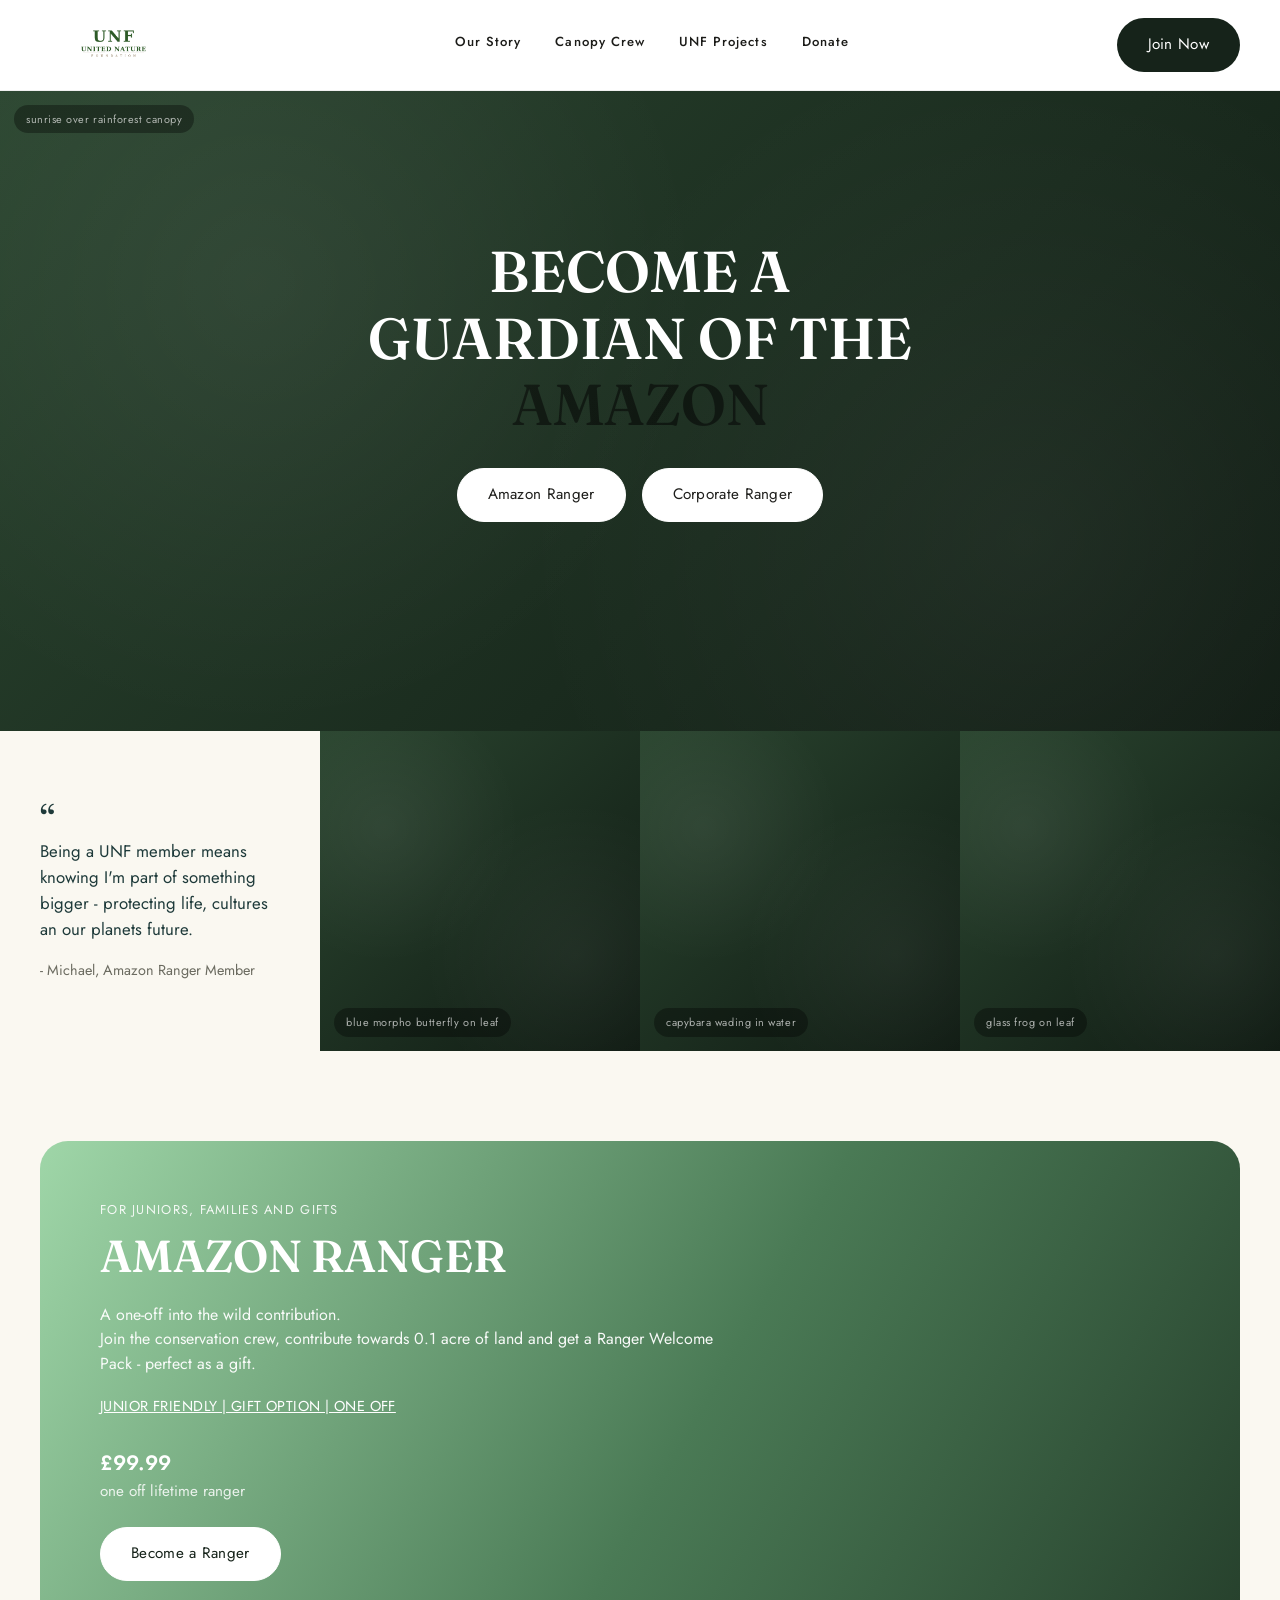
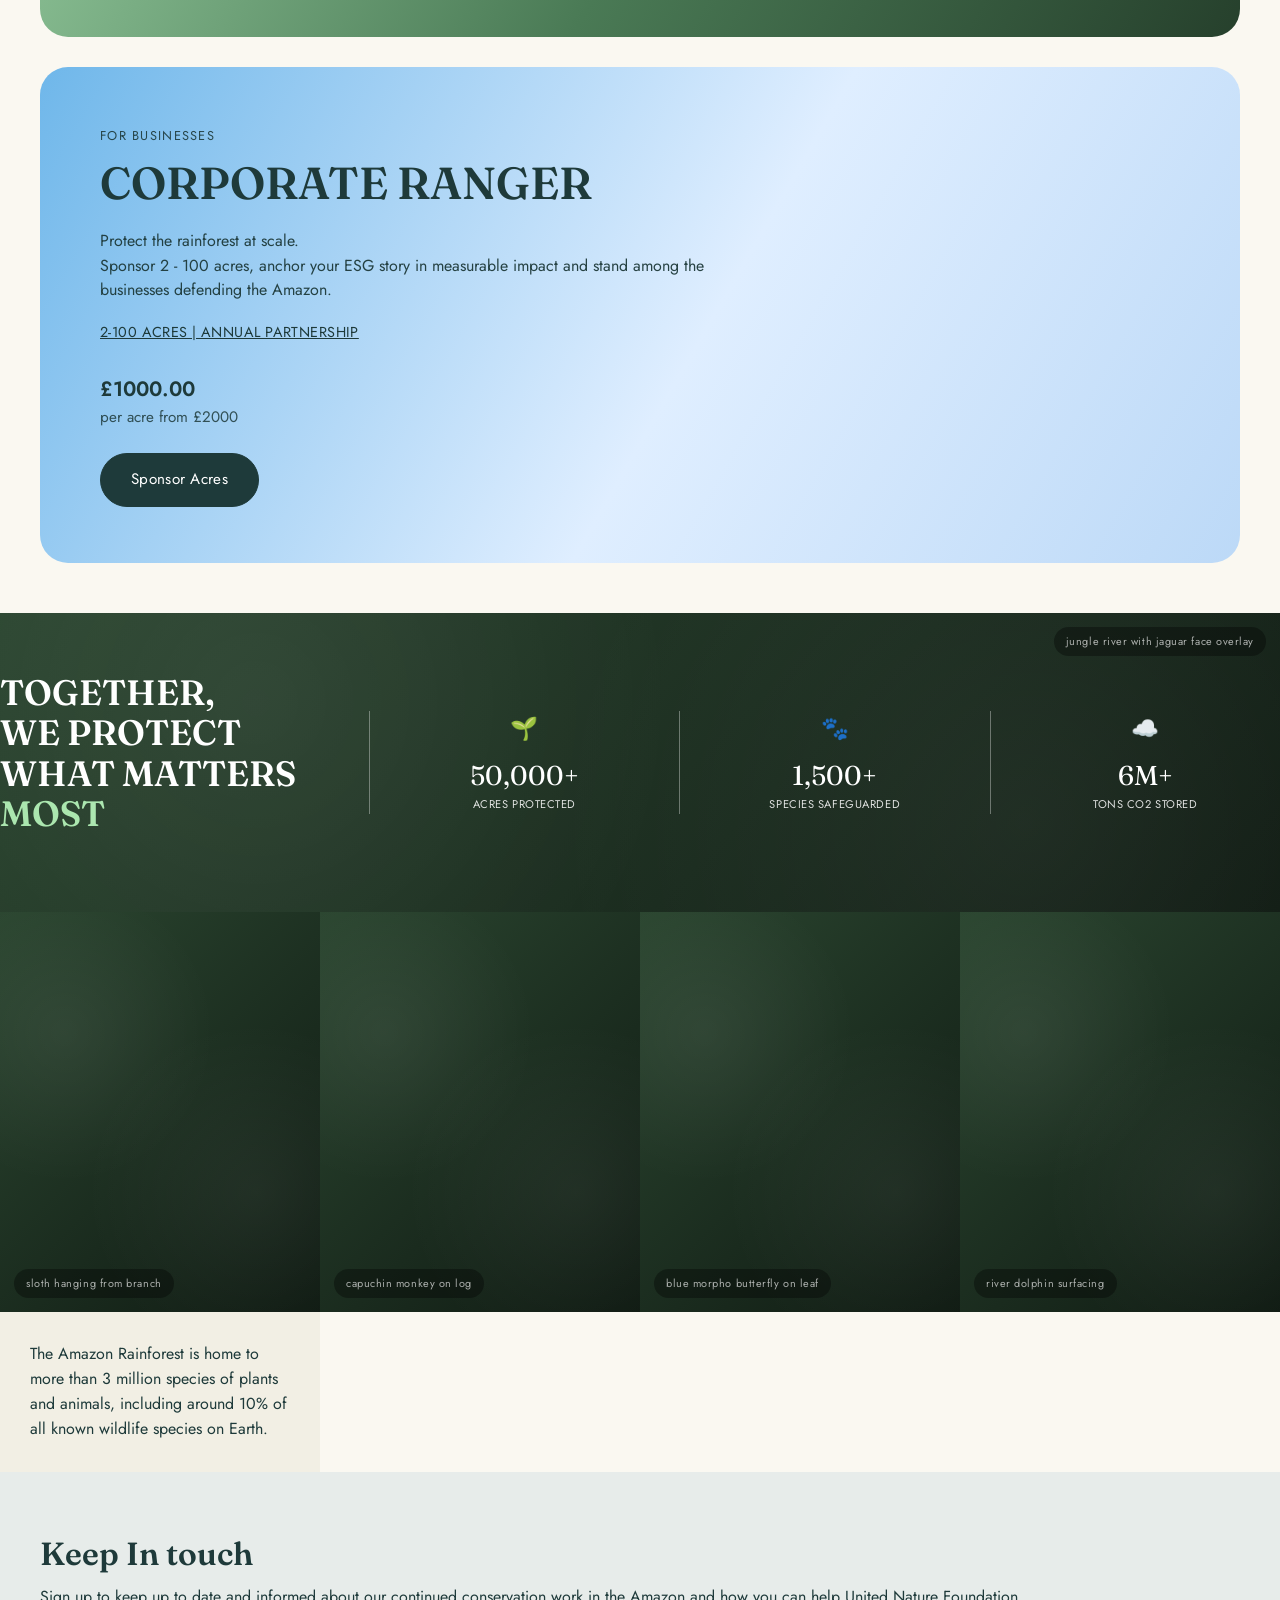
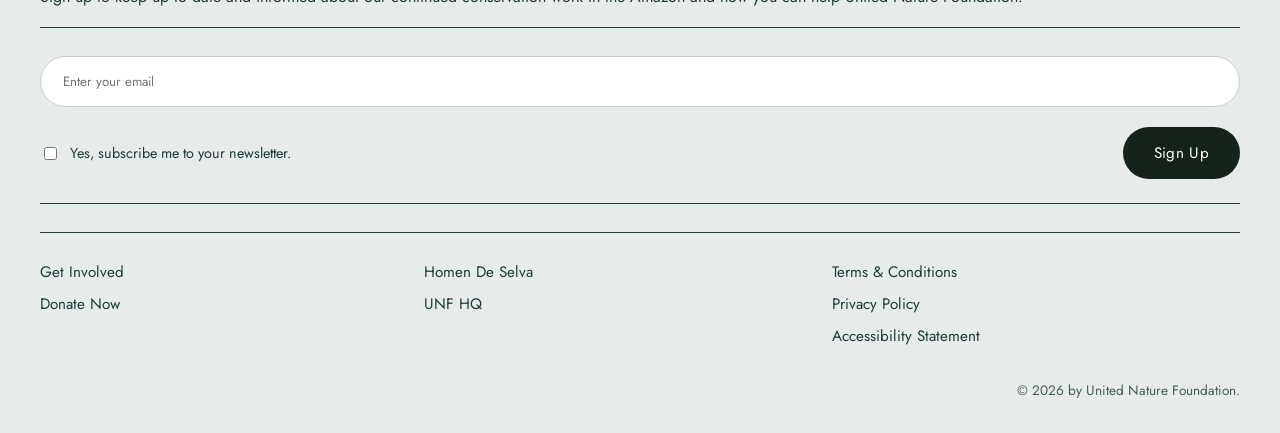
<file: our-story.html>
<!DOCTYPE html>
<html lang="en">
<head>
<meta charset="UTF-8">
<meta name="viewport" content="width=device-width, initial-scale=1.0">
<title>Join Now — United Nature Foundation</title>
<link rel="preconnect" href="https://fonts.googleapis.com">
<link href="https://fonts.googleapis.com/css2?family=Fraunces:ital,wght@0,400;0,600;1,500&family=Jost:wght@400;500;600&display=swap" rel="stylesheet">
<style>
/* ==========================================================================
   UNF — United Nature Foundation
   Shared stylesheet
   ========================================================================== */

:root {
  /* Color tokens (from brand screenshots) */
  --forest-950: #16231a;   /* deepest green — nav text, headings, buttons */
  --forest-900: #1c2b1f;   /* dark green panels */
  --forest-700: #2f4a35;
  --sage-500: #8fab93;     /* banner / quote green */
  --sage-100: #dcebe0;     /* pill backgrounds */
  --teal-900: #1e3a3a;     /* "Our Story" heading teal */
  --cream-100: #faf8f1;    /* main light background */
  --cream-200: #f2efe4;    /* footer / alt background */
  --stone-100: #ece7dc;    /* card backgrounds (Projects page) */
  --mist-100: #e7ecea;     /* footer alt */
  --ink: #1b1b18;
  --white: #ffffff;

  --font-display: "Fraunces", "Iowan Old Style", Georgia, serif;
  --font-body: "Jost", "Futura PT", "Century Gothic", sans-serif;

  --radius-md: 12px;
  --radius-lg: 28px;
  --radius-pill: 999px;

  --max-width: 1280px;
}

* { box-sizing: border-box; }

html {
  scroll-behavior: smooth;
}

body {
  margin: 0;
  font-family: var(--font-body);
  color: var(--ink);
  background: var(--cream-100);
  -webkit-font-smoothing: antialiased;
  line-height: 1.55;
}

img { max-width: 100%; display: block; }

a { color: inherit; text-decoration: none; }

h1, h2, h3, h4 {
  font-family: var(--font-display);
  margin: 0 0 0.5em;
  line-height: 1.1;
  font-weight: 600;
}

p { margin: 0 0 1em; }

.container {
  max-width: var(--max-width);
  margin: 0 auto;
  padding: 0 40px;
}

@media (max-width: 700px) {
  .container { padding: 0 20px; }
}

/* Reduced motion */
@media (prefers-reduced-motion: reduce) {
  * { animation: none !important; transition: none !important; }
}

/* --------------------------------------------------------------------------
   Buttons
   -------------------------------------------------------------------------- */
.btn {
  display: inline-flex;
  align-items: center;
  gap: 8px;
  font-family: var(--font-body);
  font-size: 0.95rem;
  letter-spacing: 0.02em;
  padding: 14px 30px;
  border-radius: var(--radius-pill);
  border: 1.5px solid transparent;
  cursor: pointer;
  transition: transform 0.2s ease, background 0.2s ease, color 0.2s ease;
  text-align: center;
}
.btn:hover { transform: translateY(-1px); }
.btn:focus-visible { outline: 3px solid var(--sage-500); outline-offset: 2px; }

.btn-primary {
  background: var(--forest-950);
  color: var(--white);
}
.btn-primary:hover { background: var(--forest-700); }

.btn-outline {
  background: transparent;
  border-color: var(--forest-950);
  color: var(--forest-950);
}
.btn-outline:hover { background: var(--forest-950); color: var(--white); }

.btn-outline-light {
  background: transparent;
  border-color: rgba(255,255,255,0.7);
  color: var(--white);
}
.btn-outline-light:hover { background: rgba(255,255,255,0.15); }

.btn-block {
  background: var(--teal-900);
  color: var(--white);
  border-radius: var(--radius-md);
}

/* --------------------------------------------------------------------------
   Header / Nav
   -------------------------------------------------------------------------- */
.site-header {
  position: relative;
  z-index: 50;
  background: var(--white);
  border-bottom: 1px solid rgba(0,0,0,0.06);
}
.site-header .container {
  display: flex;
  align-items: center;
  justify-content: space-between;
  padding-top: 18px;
  padding-bottom: 18px;
  gap: 24px;
}
.brand {
  font-family: var(--font-display);
  line-height: 1;
}
.brand .unf {
  font-size: 1.7rem;
  font-weight: 700;
  color: var(--forest-950);
  letter-spacing: 0.06em;
  display: block;
}
.brand .full {
  font-size: 0.62rem;
  letter-spacing: 0.18em;
  color: var(--forest-950);
  display: block;
  margin-top: 2px;
}
.brand .tag {
  font-size: 0.5rem;
  letter-spacing: 0.3em;
  color: #8a8a7c;
  display: block;
}

.main-nav {
  display: flex;
  align-items: center;
  gap: 34px;
  flex-wrap: wrap;
}
.main-nav a {
  font-size: 0.82rem;
  letter-spacing: 0.08em;
  font-weight: 500;
  color: var(--ink);
  padding-bottom: 4px;
  border-bottom: 1.5px solid transparent;
}
.main-nav a[aria-current="page"] {
  border-bottom-color: var(--forest-950);
}
.main-nav a:hover { border-bottom-color: var(--forest-950); }

.header-actions {
  display: flex;
  align-items: center;
  gap: 18px;
}
.icon-btn {
  width: 34px; height: 34px;
  border-radius: 50%;
  display: inline-flex;
  align-items: center;
  justify-content: center;
  color: #4f8fbf;
  background: transparent;
  border: none;
}

.nav-toggle {
  display: none;
  background: none;
  border: none;
  cursor: pointer;
}
.nav-toggle span {
  display: block;
  width: 24px;
  height: 2px;
  background: var(--forest-950);
  margin: 5px 0;
}

@media (max-width: 900px) {
  .main-nav { display: none; }
  .nav-toggle { display: block; }
  .main-nav.open {
    display: flex;
    flex-direction: column;
    position: absolute;
    top: 100%;
    left: 0; right: 0;
    background: var(--white);
    padding: 20px 24px 28px;
    gap: 16px;
    box-shadow: 0 12px 20px rgba(0,0,0,0.08);
  }
}

/* --------------------------------------------------------------------------
   Placeholder media block (stand-in for real photography)
   -------------------------------------------------------------------------- */
.ph {
  position: relative;
  background: linear-gradient(135deg, #2b4630, #1a2b1e 60%, #0f1a12);
  display: flex;
  align-items: flex-end;
  overflow: hidden;
}
.ph::before {
  content: "";
  position: absolute; inset: 0;
  background-image:
    radial-gradient(circle at 20% 30%, rgba(255,255,255,0.06), transparent 40%),
    radial-gradient(circle at 80% 70%, rgba(255,255,255,0.05), transparent 45%);
}
.ph-label {
  position: relative;
  z-index: 2;
  font-family: var(--font-body);
  font-size: 0.68rem;
  letter-spacing: 0.05em;
  color: rgba(255,255,255,0.65);
  background: rgba(0,0,0,0.35);
  padding: 6px 12px;
  border-radius: var(--radius-pill);
  margin: 14px;
}
.ph.light {
  background: linear-gradient(135deg, #cdd6c9, #aab8a4 60%, #8b9c86);
}
.ph.light .ph-label { color: rgba(20,30,20,0.7); background: rgba(255,255,255,0.55); }

/* --------------------------------------------------------------------------
   Footer
   -------------------------------------------------------------------------- */
.site-footer {
  background: var(--mist-100);
  color: var(--teal-900);
  padding: 64px 0 32px;
}
.footer-signup h2 {
  font-family: var(--font-display);
  font-size: 2rem;
  margin-bottom: 14px;
}
.footer-rule {
  border: none;
  border-top: 1.5px solid var(--teal-900);
  margin: 18px 0 28px;
}
.signup-row {
  display: flex;
  flex-wrap: wrap;
  gap: 16px;
  align-items: center;
  margin-bottom: 20px;
}
.signup-row input[type="email"] {
  flex: 1;
  min-width: 240px;
  padding: 15px 22px;
  border-radius: var(--radius-pill);
  border: 1px solid #c7cdc8;
  font-family: var(--font-body);
}
.checkbox-row {
  display: flex;
  align-items: center;
  gap: 10px;
  font-size: 0.9rem;
  margin-bottom: 24px;
}
.footer-links {
  display: grid;
  grid-template-columns: repeat(3, auto);
  gap: 40px;
  border-top: 1.5px solid var(--teal-900);
  padding-top: 28px;
  margin-top: 8px;
}
.footer-links a { display: block; margin-bottom: 8px; font-size: 0.95rem; }
.footer-bottom {
  text-align: right;
  font-size: 0.85rem;
  margin-top: 24px;
  opacity: 0.8;
}
@media (max-width: 700px) {
  .footer-links { grid-template-columns: 1fr; gap: 20px; }
  .footer-bottom { text-align: left; }
}

/* --------------------------------------------------------------------------
   Utility layout classes
   -------------------------------------------------------------------------- */
.section { padding: 90px 0; }
.section-sm { padding: 56px 0; }
.eyebrow {
  font-size: 0.78rem;
  letter-spacing: 0.14em;
  font-weight: 600;
  color: var(--sage-500);
  text-transform: uppercase;
  margin-bottom: 10px;
  display: block;
}
.grid-2 {
  display: grid;
  grid-template-columns: 1fr 1fr;
  gap: 56px;
  align-items: center;
}
@media (max-width: 900px) {
  .grid-2 { grid-template-columns: 1fr; }
}
.pill-row { display: flex; flex-wrap: wrap; gap: 14px; margin-top: 24px; }
.pill {
  background: var(--sage-100);
  color: var(--forest-700);
  padding: 10px 18px;
  border-radius: var(--radius-pill);
  font-size: 0.85rem;
  display: inline-flex;
  align-items: center;
  gap: 8px;
}


    .logo-img { height: 52px; width: auto; display: block; }
    @media (max-width: 600px) { .logo-img { height: 42px; } }
</style>
<style>
  .join-hero {
    min-height: 640px;
    color: var(--white);
    display: flex;
    align-items: center;
    justify-content: center;
    text-align: center;
    padding-bottom: 60px;
  }
  .join-hero h1 {
    font-size: clamp(2.2rem, 5.4vw, 3.6rem);
    color: var(--white);
    text-transform: uppercase;
    line-height: 1.15;
  }
  .join-hero h1 .amazon { color: rgba(0,0,0,0.55); }
  .join-hero .btns { display: flex; gap: 16px; justify-content: center; margin-top: 30px; flex-wrap: wrap; }
  .join-hero .btn { background: var(--white); color: var(--ink); border-color: var(--white); }
  .join-hero .btn:hover { background: transparent; color: var(--white); }

  .quote-strip { display: grid; grid-template-columns: 1fr 1fr 1fr 1fr; gap: 0; align-items: stretch; }
  .quote-block { padding: 50px 40px; display: flex; flex-direction: column; justify-content: center; }
  .quote-block .mark { font-family: var(--font-display); font-size: 2.4rem; color: var(--teal-900); line-height: 1; }
  .quote-block p { color: var(--teal-900); font-size: 1.05rem; }
  .quote-block .who { font-size: 0.9rem; color: #6b6b60; }
  .quote-strip .ph { aspect-ratio: 1/1; }
  @media (max-width: 900px) { .quote-strip { grid-template-columns: 1fr; } }

  .tier-card {
    border-radius: var(--radius-lg);
    padding: 56px 60px;
    color: var(--white);
    margin: 0 auto 30px;
    max-width: 1200px;
  }
  .tier-card.ranger { background: linear-gradient(120deg, #9fd6a8, #4a7a55 55%, #26402c); }
  .tier-card.corporate { background: linear-gradient(120deg, #6fb7ea, #dfeeff 55%, #bcd9f7); color: var(--teal-900); }
  .tier-card .kicker { letter-spacing: 0.1em; font-size: 0.8rem; text-transform: uppercase; opacity: 0.9; }
  .tier-card h2 { font-size: clamp(2rem, 4vw, 2.8rem); color: inherit; text-transform: uppercase; margin: 10px 0 22px; }
  .tier-card p { max-width: 620px; opacity: 0.95; }
  .tier-card .tags { text-decoration: underline; font-size: 0.9rem; letter-spacing: 0.03em; margin: 18px 0 30px; display:block; }
  .tier-card .price { font-size: 1.3rem; font-weight: 600; }
  .tier-card .price-note { font-size: 0.95rem; opacity: 0.85; }
  .tier-card .btn { margin-top: 24px; }
  .tier-card.ranger .btn { background: var(--white); color: var(--forest-950); border-color: var(--white); }
  .tier-card.corporate .btn { background: var(--teal-900); color: var(--white); border-color: var(--teal-900); }

  .protect-banner {
    position: relative;
    color: var(--white);
    padding: 60px 0;
    display: grid;
    grid-template-columns: 1.2fr 1fr 1fr 1fr;
    align-items: center;
    gap: 20px;
  }
  .protect-banner h2 { color: var(--white); font-size: clamp(1.6rem, 3vw, 2.2rem); line-height: 1.15; }
  .protect-banner h2 em { color: #a9e6ad; font-style: normal; }
  .stat { text-align: center; border-left: 1px solid rgba(255,255,255,0.35); padding-left: 20px; }
  .stat:first-of-type { border-left: none; padding-left: 0; }
  .stat .icon { font-size: 1.4rem; margin-bottom: 8px; }
  .stat .num { font-family: var(--font-display); font-size: 1.7rem; }
  .stat .lbl { font-size: 0.7rem; letter-spacing: 0.05em; opacity: 0.85; }
  @media (max-width: 900px) {
    .protect-banner { grid-template-columns: 1fr; text-align: center; }
    .stat { border-left: none; padding-left: 0; }
  }

  .wildlife-strip { display: grid; grid-template-columns: repeat(4, 1fr); gap: 0; }
  .wildlife-strip .ph { aspect-ratio: 4/5; }
  .wildlife-strip .fact {
    background: var(--cream-200);
    display: flex; align-items: center; padding: 30px;
    font-size: 1rem; color: var(--teal-900);
  }
  @media (max-width: 900px) { .wildlife-strip { grid-template-columns: repeat(2, 1fr); } }
</style>
</head>
<body>

<header class="site-header">
  <div class="container">
    <a href="index.html" class="brand">
      <img src="media/unf-logo.png" alt="United Nature Foundation" class="logo-img">
    </a>
    <button class="nav-toggle" aria-label="Toggle menu" aria-expanded="false">
      <span></span><span></span><span></span>
    </button>
    <nav class="main-nav">
      <a href="our-story.html">Our Story</a>
      <a href="canopy-crew.html">Canopy Crew</a>
      <a href="unf-projects.html">UNF Projects</a>
      <a href="donate.html">Donate</a>
    </nav>
    <div class="header-actions">
      <a href="join-now.html" class="btn btn-primary">Join Now</a>
    </div>
  </div>
</header>

<section class="join-hero ph">
  <div class="ph-label" style="position:absolute; top:0; left:0;">sunrise over rainforest canopy</div>
  <div class="container">
    <h1>Become a<br>Guardian of the<br><span class="amazon">Amazon</span></h1>
    <div class="btns">
      <a href="#ranger" class="btn">Amazon Ranger</a>
      <a href="#corporate" class="btn">Corporate Ranger</a>
    </div>
  </div>
</section>

<section class="quote-strip">
  <div class="quote-block">
    <span class="mark">&ldquo;</span>
    <p>Being a UNF member means knowing I'm part of something bigger - protecting life, cultures an our planets future.</p>
    <span class="who">- Michael, Amazon Ranger Member</span>
  </div>
  <div class="ph"><div class="ph-label">blue morpho butterfly on leaf</div></div>
  <div class="ph"><div class="ph-label">capybara wading in water</div></div>
  <div class="ph"><div class="ph-label">glass frog on leaf</div></div>
</section>

<section class="section" style="padding-bottom:20px;">
  <div class="tier-card ranger" id="ranger">
    <span class="kicker">For Juniors, Families and Gifts</span>
    <h2>Amazon Ranger</h2>
    <p>A one-off into the wild contribution.<br>Join the conservation crew, contribute towards 0.1 acre of land and get a Ranger Welcome Pack - perfect as a gift.</p>
    <span class="tags">JUNIOR FRIENDLY | GIFT OPTION | ONE OFF</span>
    <div class="price">£99.99</div>
    <div class="price-note">one off lifetime ranger</div>
    <a href="donate.html" class="btn">Become a Ranger</a>
  </div>

  <div class="tier-card corporate" id="corporate">
    <span class="kicker">For Businesses</span>
    <h2>Corporate Ranger</h2>
    <p>Protect the rainforest at scale.<br>Sponsor 2 - 100 acres, anchor your ESG story in measurable impact and stand among the businesses defending the Amazon.</p>
    <span class="tags">2-100 ACRES | ANNUAL PARTNERSHIP</span>
    <div class="price">£1000.00</div>
    <div class="price-note">per acre from £2000</div>
    <a href="donate.html" class="btn">Sponsor Acres</a>
  </div>
</section>

<section class="protect-banner ph">
  <div class="ph-label" style="position:absolute; top:0; right:0;">jungle river with jaguar face overlay</div>
  <div>
    <h2>TOGETHER,<br>WE PROTECT<br>WHAT MATTERS <em>MOST</em></h2>
  </div>
  <div class="stat"><div class="icon">🌱</div><div class="num">50,000+</div><div class="lbl">ACRES PROTECTED</div></div>
  <div class="stat"><div class="icon">🐾</div><div class="num">1,500+</div><div class="lbl">SPECIES SAFEGUARDED</div></div>
  <div class="stat"><div class="icon">☁️</div><div class="num">6M+</div><div class="lbl">TONS CO2 STORED</div></div>
</section>

<section class="wildlife-strip">
  <div class="ph"><div class="ph-label">sloth hanging from branch</div></div>
  <div class="ph"><div class="ph-label">capuchin monkey on log</div></div>
  <div class="ph"><div class="ph-label">blue morpho butterfly on leaf</div></div>
  <div class="ph"><div class="ph-label">river dolphin surfacing</div></div>
  <div class="fact">The Amazon Rainforest is home to more than 3 million species of plants and animals, including around 10% of all known wildlife species on Earth.</div>
</section>

<footer class="site-footer">
  <div class="container">
    <div class="footer-signup">
      <h2>Keep In touch</h2>
      <p>Sign up to keep up to date and informed about our continued conservation work in the Amazon and how you can help United Nature Foundation.</p>
      <hr class="footer-rule">
      <form class="newsletter-form">
        <div class="signup-row">
          <input type="email" placeholder="Enter your email" required>
        </div>
        <div class="checkbox-row">
          <input type="checkbox" id="sub"><label for="sub">Yes, subscribe me to your newsletter.</label>
          <button type="submit" class="btn btn-primary" style="margin-left:auto;">Sign Up</button>
        </div>
      </form>
    </div>
    <hr class="footer-rule">
    <div class="footer-links">
      <div>
        <a href="#">Get Involved</a>
        <a href="donate.html">Donate Now</a>
      </div>
      <div>
        <a href="#">Homen De Selva</a>
        <a href="#">UNF HQ</a>
      </div>
      <div>
        <a href="#">Terms &amp; Conditions</a>
        <a href="#">Privacy Policy</a>
        <a href="#">Accessibility Statement</a>
      </div>
    </div>
    <div class="footer-bottom">© 2026 by United Nature Foundation.</div>
  </div>
</footer>

<script>
// Shared behavior across all pages
document.addEventListener('DOMContentLoaded', () => {
  const toggle = document.querySelector('.nav-toggle');
  const nav = document.querySelector('.main-nav');
  if (toggle && nav) {
    toggle.addEventListener('click', () => {
      nav.classList.toggle('open');
      const expanded = nav.classList.contains('open');
      toggle.setAttribute('aria-expanded', expanded);
    });
  }

  // Newsletter form (footer) — placeholder handling, no backend yet
  document.querySelectorAll('.newsletter-form').forEach((form) => {
    form.addEventListener('submit', (e) => {
      e.preventDefault();
      const btn = form.querySelector('button');
      const original = btn.textContent;
      btn.textContent = 'Thank you!';
      btn.disabled = true;
      setTimeout(() => {
        btn.textContent = original;
        btn.disabled = false;
        form.reset();
      }, 2500);
    });
  });
});

</script>
</body>
</html>
</file>
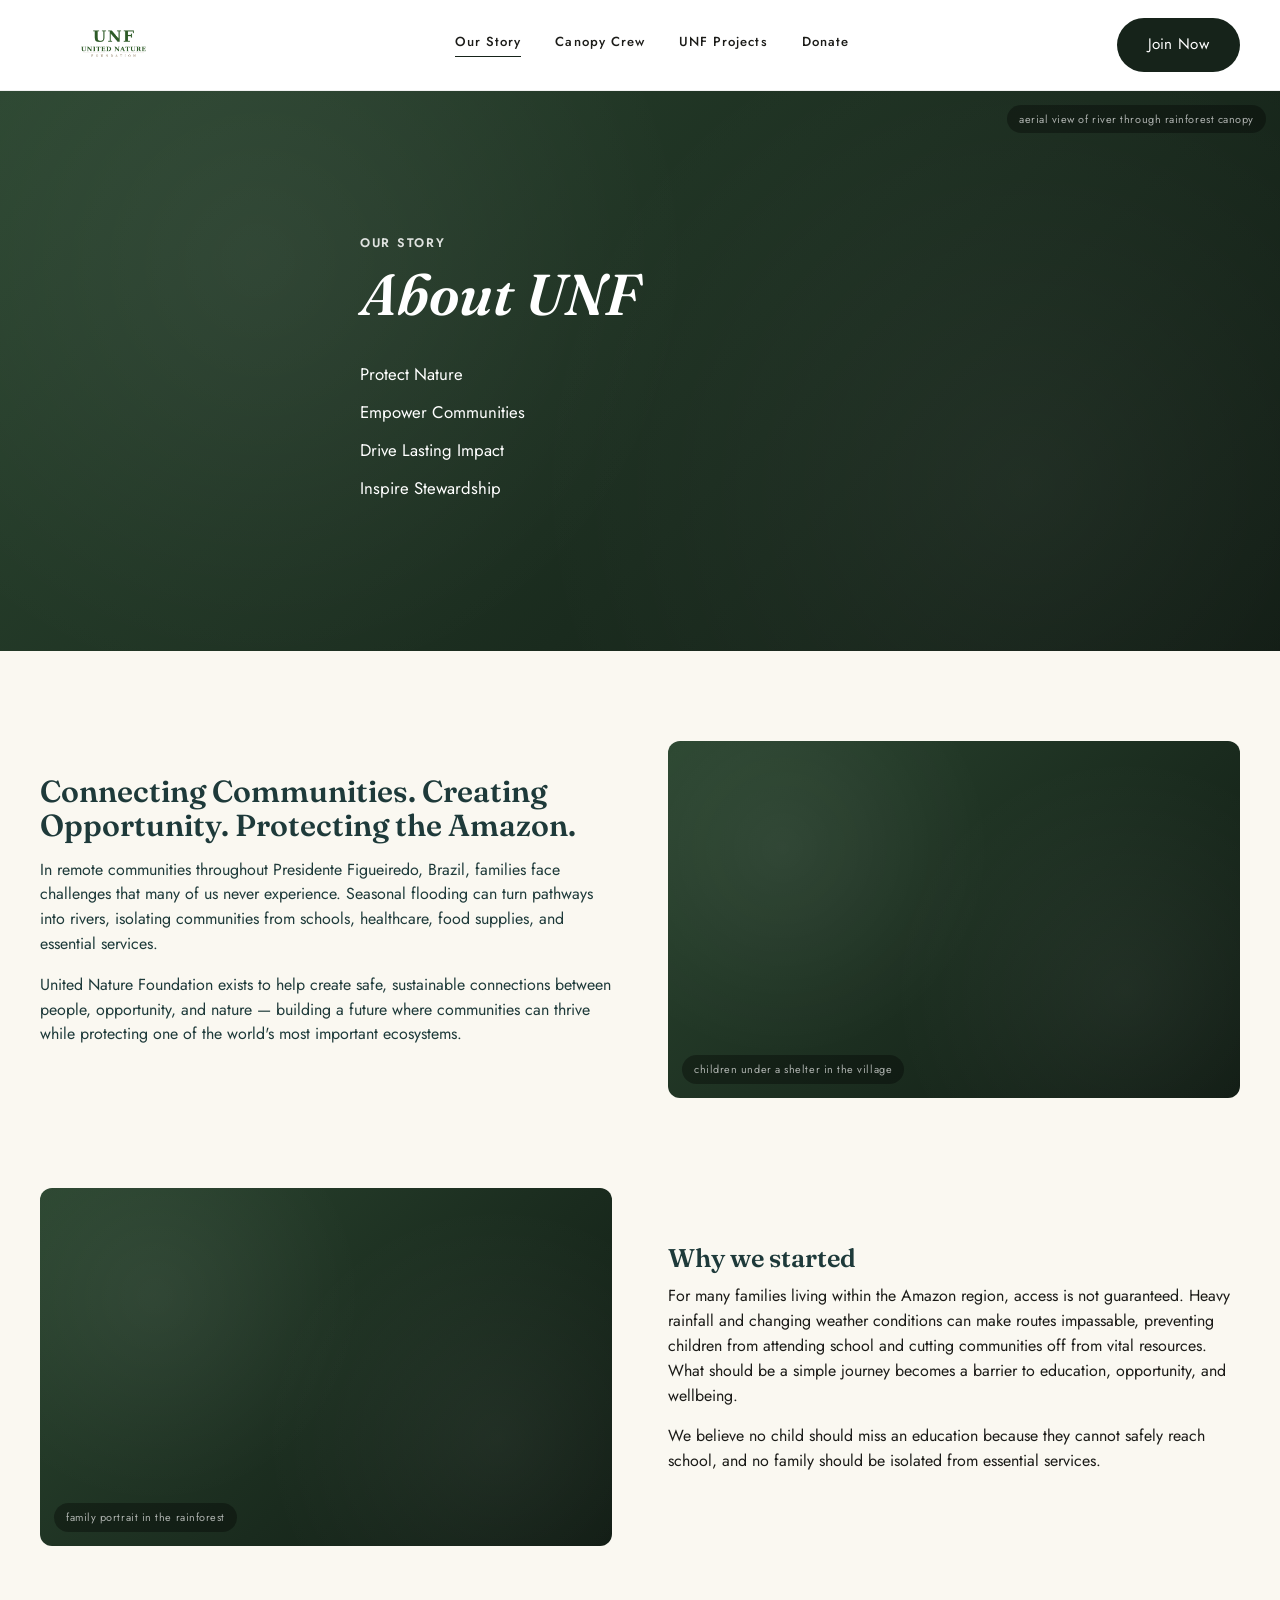
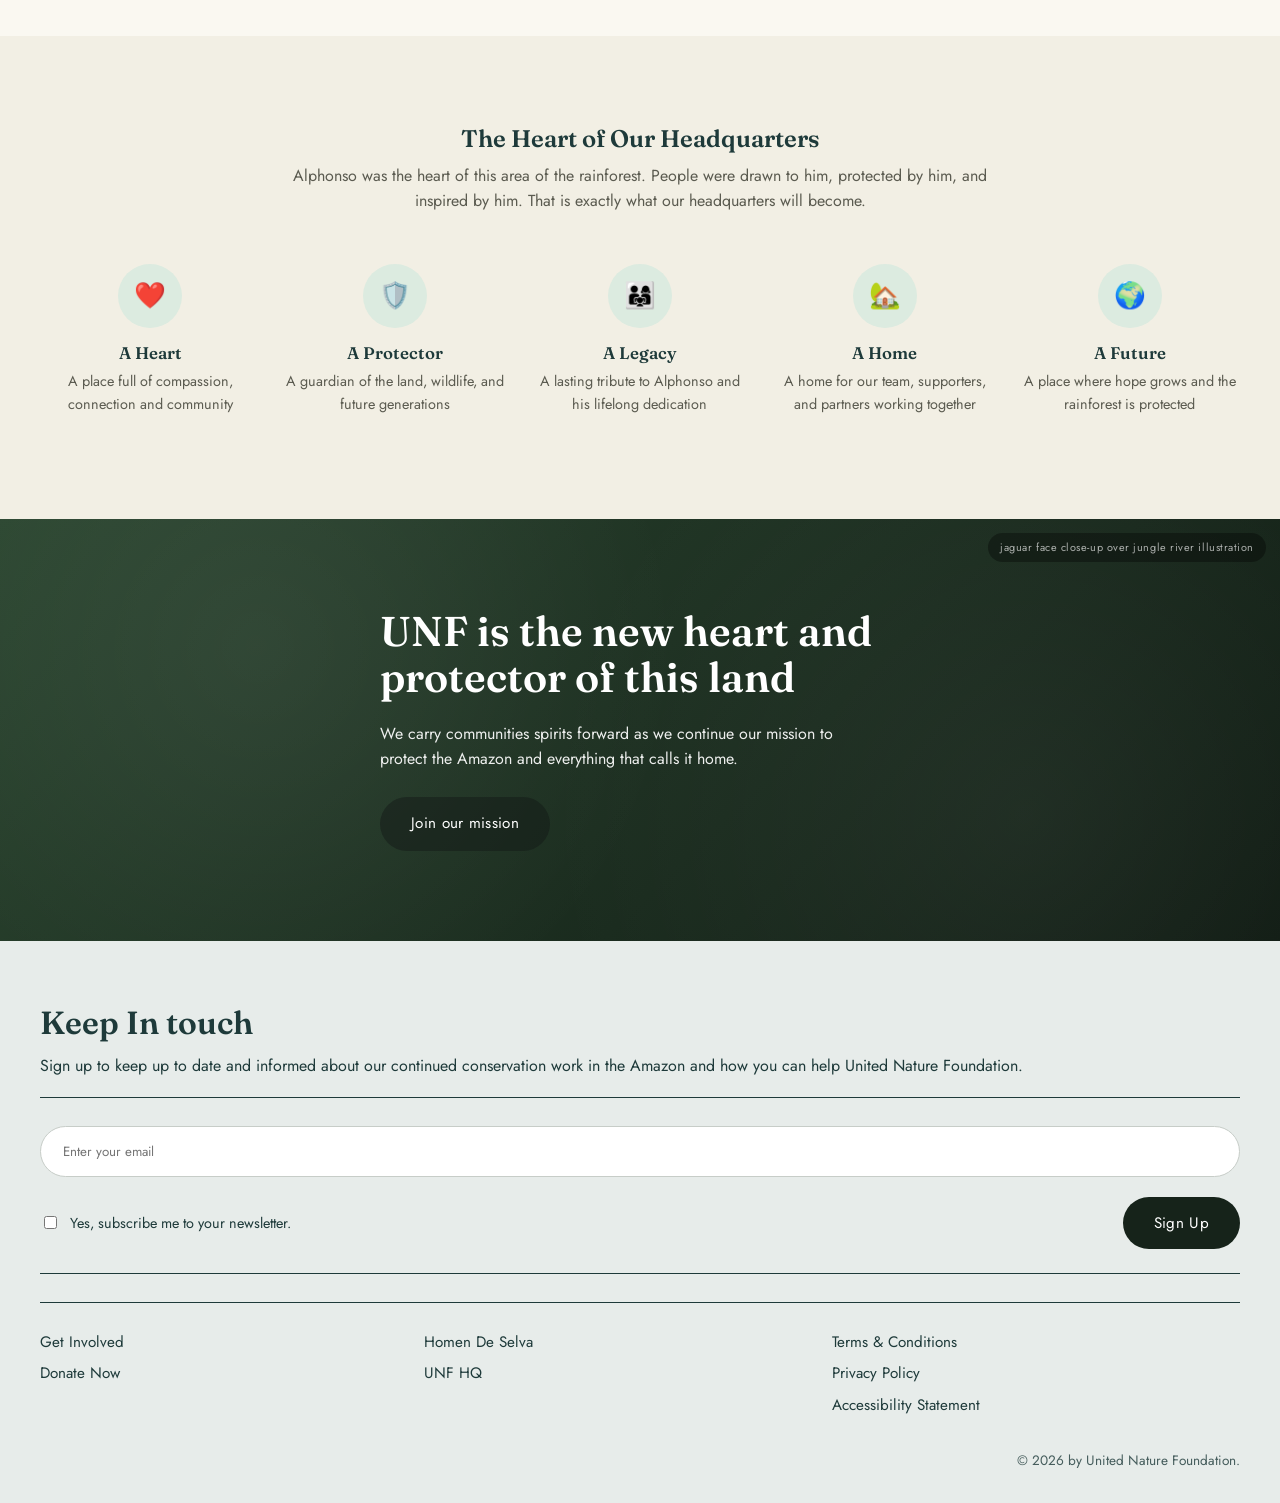
<file: pathways.html>
<!DOCTYPE html>
<html lang="en">
<head>
<meta charset="UTF-8">
<meta name="viewport" content="width=device-width, initial-scale=1.0">
<title>Our Story — United Nature Foundation</title>
<link rel="preconnect" href="https://fonts.googleapis.com">
<link href="https://fonts.googleapis.com/css2?family=Fraunces:ital,wght@0,400;0,600;1,500&family=Jost:wght@400;500;600&display=swap" rel="stylesheet">
<style>
/* ==========================================================================
   UNF — United Nature Foundation
   Shared stylesheet
   ========================================================================== */

:root {
  /* Color tokens (from brand screenshots) */
  --forest-950: #16231a;   /* deepest green — nav text, headings, buttons */
  --forest-900: #1c2b1f;   /* dark green panels */
  --forest-700: #2f4a35;
  --sage-500: #8fab93;     /* banner / quote green */
  --sage-100: #dcebe0;     /* pill backgrounds */
  --teal-900: #1e3a3a;     /* "Our Story" heading teal */
  --cream-100: #faf8f1;    /* main light background */
  --cream-200: #f2efe4;    /* footer / alt background */
  --stone-100: #ece7dc;    /* card backgrounds (Projects page) */
  --mist-100: #e7ecea;     /* footer alt */
  --ink: #1b1b18;
  --white: #ffffff;

  --font-display: "Fraunces", "Iowan Old Style", Georgia, serif;
  --font-body: "Jost", "Futura PT", "Century Gothic", sans-serif;

  --radius-md: 12px;
  --radius-lg: 28px;
  --radius-pill: 999px;

  --max-width: 1280px;
}

* { box-sizing: border-box; }

html {
  scroll-behavior: smooth;
}

body {
  margin: 0;
  font-family: var(--font-body);
  color: var(--ink);
  background: var(--cream-100);
  -webkit-font-smoothing: antialiased;
  line-height: 1.55;
}

img { max-width: 100%; display: block; }

a { color: inherit; text-decoration: none; }

h1, h2, h3, h4 {
  font-family: var(--font-display);
  margin: 0 0 0.5em;
  line-height: 1.1;
  font-weight: 600;
}

p { margin: 0 0 1em; }

.container {
  max-width: var(--max-width);
  margin: 0 auto;
  padding: 0 40px;
}

@media (max-width: 700px) {
  .container { padding: 0 20px; }
}

/* Reduced motion */
@media (prefers-reduced-motion: reduce) {
  * { animation: none !important; transition: none !important; }
}

/* --------------------------------------------------------------------------
   Buttons
   -------------------------------------------------------------------------- */
.btn {
  display: inline-flex;
  align-items: center;
  gap: 8px;
  font-family: var(--font-body);
  font-size: 0.95rem;
  letter-spacing: 0.02em;
  padding: 14px 30px;
  border-radius: var(--radius-pill);
  border: 1.5px solid transparent;
  cursor: pointer;
  transition: transform 0.2s ease, background 0.2s ease, color 0.2s ease;
  text-align: center;
}
.btn:hover { transform: translateY(-1px); }
.btn:focus-visible { outline: 3px solid var(--sage-500); outline-offset: 2px; }

.btn-primary {
  background: var(--forest-950);
  color: var(--white);
}
.btn-primary:hover { background: var(--forest-700); }

.btn-outline {
  background: transparent;
  border-color: var(--forest-950);
  color: var(--forest-950);
}
.btn-outline:hover { background: var(--forest-950); color: var(--white); }

.btn-outline-light {
  background: transparent;
  border-color: rgba(255,255,255,0.7);
  color: var(--white);
}
.btn-outline-light:hover { background: rgba(255,255,255,0.15); }

.btn-block {
  background: var(--teal-900);
  color: var(--white);
  border-radius: var(--radius-md);
}

/* --------------------------------------------------------------------------
   Header / Nav
   -------------------------------------------------------------------------- */
.site-header {
  position: relative;
  z-index: 50;
  background: var(--white);
  border-bottom: 1px solid rgba(0,0,0,0.06);
}
.site-header .container {
  display: flex;
  align-items: center;
  justify-content: space-between;
  padding-top: 18px;
  padding-bottom: 18px;
  gap: 24px;
}
.brand {
  font-family: var(--font-display);
  line-height: 1;
}
.brand .unf {
  font-size: 1.7rem;
  font-weight: 700;
  color: var(--forest-950);
  letter-spacing: 0.06em;
  display: block;
}
.brand .full {
  font-size: 0.62rem;
  letter-spacing: 0.18em;
  color: var(--forest-950);
  display: block;
  margin-top: 2px;
}
.brand .tag {
  font-size: 0.5rem;
  letter-spacing: 0.3em;
  color: #8a8a7c;
  display: block;
}

.main-nav {
  display: flex;
  align-items: center;
  gap: 34px;
  flex-wrap: wrap;
}
.main-nav a {
  font-size: 0.82rem;
  letter-spacing: 0.08em;
  font-weight: 500;
  color: var(--ink);
  padding-bottom: 4px;
  border-bottom: 1.5px solid transparent;
}
.main-nav a[aria-current="page"] {
  border-bottom-color: var(--forest-950);
}
.main-nav a:hover { border-bottom-color: var(--forest-950); }

.header-actions {
  display: flex;
  align-items: center;
  gap: 18px;
}
.icon-btn {
  width: 34px; height: 34px;
  border-radius: 50%;
  display: inline-flex;
  align-items: center;
  justify-content: center;
  color: #4f8fbf;
  background: transparent;
  border: none;
}

.nav-toggle {
  display: none;
  background: none;
  border: none;
  cursor: pointer;
}
.nav-toggle span {
  display: block;
  width: 24px;
  height: 2px;
  background: var(--forest-950);
  margin: 5px 0;
}

@media (max-width: 900px) {
  .main-nav { display: none; }
  .nav-toggle { display: block; }
  .main-nav.open {
    display: flex;
    flex-direction: column;
    position: absolute;
    top: 100%;
    left: 0; right: 0;
    background: var(--white);
    padding: 20px 24px 28px;
    gap: 16px;
    box-shadow: 0 12px 20px rgba(0,0,0,0.08);
  }
}

/* --------------------------------------------------------------------------
   Placeholder media block (stand-in for real photography)
   -------------------------------------------------------------------------- */
.ph {
  position: relative;
  background: linear-gradient(135deg, #2b4630, #1a2b1e 60%, #0f1a12);
  display: flex;
  align-items: flex-end;
  overflow: hidden;
}
.ph::before {
  content: "";
  position: absolute; inset: 0;
  background-image:
    radial-gradient(circle at 20% 30%, rgba(255,255,255,0.06), transparent 40%),
    radial-gradient(circle at 80% 70%, rgba(255,255,255,0.05), transparent 45%);
}
.ph-label {
  position: relative;
  z-index: 2;
  font-family: var(--font-body);
  font-size: 0.68rem;
  letter-spacing: 0.05em;
  color: rgba(255,255,255,0.65);
  background: rgba(0,0,0,0.35);
  padding: 6px 12px;
  border-radius: var(--radius-pill);
  margin: 14px;
}
.ph.light {
  background: linear-gradient(135deg, #cdd6c9, #aab8a4 60%, #8b9c86);
}
.ph.light .ph-label { color: rgba(20,30,20,0.7); background: rgba(255,255,255,0.55); }

/* --------------------------------------------------------------------------
   Footer
   -------------------------------------------------------------------------- */
.site-footer {
  background: var(--mist-100);
  color: var(--teal-900);
  padding: 64px 0 32px;
}
.footer-signup h2 {
  font-family: var(--font-display);
  font-size: 2rem;
  margin-bottom: 14px;
}
.footer-rule {
  border: none;
  border-top: 1.5px solid var(--teal-900);
  margin: 18px 0 28px;
}
.signup-row {
  display: flex;
  flex-wrap: wrap;
  gap: 16px;
  align-items: center;
  margin-bottom: 20px;
}
.signup-row input[type="email"] {
  flex: 1;
  min-width: 240px;
  padding: 15px 22px;
  border-radius: var(--radius-pill);
  border: 1px solid #c7cdc8;
  font-family: var(--font-body);
}
.checkbox-row {
  display: flex;
  align-items: center;
  gap: 10px;
  font-size: 0.9rem;
  margin-bottom: 24px;
}
.footer-links {
  display: grid;
  grid-template-columns: repeat(3, auto);
  gap: 40px;
  border-top: 1.5px solid var(--teal-900);
  padding-top: 28px;
  margin-top: 8px;
}
.footer-links a { display: block; margin-bottom: 8px; font-size: 0.95rem; }
.footer-bottom {
  text-align: right;
  font-size: 0.85rem;
  margin-top: 24px;
  opacity: 0.8;
}
@media (max-width: 700px) {
  .footer-links { grid-template-columns: 1fr; gap: 20px; }
  .footer-bottom { text-align: left; }
}

/* --------------------------------------------------------------------------
   Utility layout classes
   -------------------------------------------------------------------------- */
.section { padding: 90px 0; }
.section-sm { padding: 56px 0; }
.eyebrow {
  font-size: 0.78rem;
  letter-spacing: 0.14em;
  font-weight: 600;
  color: var(--sage-500);
  text-transform: uppercase;
  margin-bottom: 10px;
  display: block;
}
.grid-2 {
  display: grid;
  grid-template-columns: 1fr 1fr;
  gap: 56px;
  align-items: center;
}
@media (max-width: 900px) {
  .grid-2 { grid-template-columns: 1fr; }
}
.pill-row { display: flex; flex-wrap: wrap; gap: 14px; margin-top: 24px; }
.pill {
  background: var(--sage-100);
  color: var(--forest-700);
  padding: 10px 18px;
  border-radius: var(--radius-pill);
  font-size: 0.85rem;
  display: inline-flex;
  align-items: center;
  gap: 8px;
}


    .logo-img { height: 52px; width: auto; display: block; }
    @media (max-width: 600px) { .logo-img { height: 42px; } }
</style>
<style>
  .story-hero {
    min-height: 560px;
    color: var(--white);
    display: flex;
    align-items: center;
  }
  .story-hero .container { display:grid; grid-template-columns: 1fr 1fr; }
  .story-hero-text .eyebrow { color: rgba(255,255,255,0.85); }
  .story-hero h1 { font-style: italic; font-size: clamp(2.4rem, 5vw, 3.6rem); color: var(--white); }
  .story-hero ul { list-style: none; padding: 0; margin: 24px 0 0; }
  .story-hero li { padding: 6px 0; font-size: 1.05rem; }
  @media (max-width: 900px) { .story-hero .container { grid-template-columns: 1fr; } }

  .intro-block h2 { color: var(--teal-900); font-size: 1.9rem; max-width: 640px; }
  .intro-block p { color: var(--teal-900); }
  .story-photo { border-radius: var(--radius-md); aspect-ratio: 16/10; }

  .why-started h3 { color: var(--teal-900); font-size: 1.6rem; }

  .hq-section { text-align: center; background: var(--cream-200); }
  .hq-section h2 { color: var(--teal-900); }
  .hq-section > .container > p { max-width: 700px; margin: 0 auto 50px; color: #5b5b50; }
  .hq-grid {
    display: grid;
    grid-template-columns: repeat(5, 1fr);
    gap: 24px;
  }
  .hq-item .icon {
    width: 64px; height: 64px;
    margin: 0 auto 16px;
    border-radius: 50%;
    background: var(--sage-100);
    display: flex; align-items: center; justify-content: center;
    font-size: 1.6rem;
  }
  .hq-item h4 { font-size: 1.05rem; color: var(--teal-900); }
  .hq-item p { font-size: 0.9rem; color: #5b5b50; }
  @media (max-width: 900px) { .hq-grid { grid-template-columns: repeat(2, 1fr); } }

  .protector-section {
    color: var(--white);
    padding: 90px 0;
  }
  .protector-section h2 { font-size: clamp(1.8rem, 3.6vw, 2.6rem); max-width: 520px; color: var(--white); }
  .protector-section p { max-width: 460px; opacity: 0.92; }
</style>
</head>
<body>

<header class="site-header">
  <div class="container">
    <a href="index.html" class="brand">
      <img src="media/unf-logo.png" alt="United Nature Foundation" class="logo-img">
    </a>
    <button class="nav-toggle" aria-label="Toggle menu" aria-expanded="false">
      <span></span><span></span><span></span>
    </button>
    <nav class="main-nav">
      <a href="our-story.html" aria-current="page">Our Story</a>
      <a href="canopy-crew.html">Canopy Crew</a>
      <a href="unf-projects.html">UNF Projects</a>
      <a href="donate.html">Donate</a>
    </nav>
    <div class="header-actions">
      <a href="join-now.html" class="btn btn-primary">Join Now</a>
    </div>
  </div>
</header>

<section class="story-hero ph">
  <div class="ph-label" style="position:absolute; top:0; right:0;">aerial view of river through rainforest canopy</div>
  <div class="container">
    <div class="story-hero-text">
      <span class="eyebrow">Our Story</span>
      <h1>About <em>UNF</em></h1>
      <ul>
        <li>Protect Nature</li>
        <li>Empower Communities</li>
        <li>Drive Lasting Impact</li>
        <li>Inspire Stewardship</li>
      </ul>
    </div>
  </div>
</section>

<section class="section intro-block">
  <div class="container grid-2">
    <div>
      <h2>Connecting Communities. Creating Opportunity. Protecting the Amazon.</h2>
      <p>In remote communities throughout Presidente Figueiredo, Brazil, families face challenges that many of us never experience. Seasonal flooding can turn pathways into rivers, isolating communities from schools, healthcare, food supplies, and essential services.</p>
      <p>United Nature Foundation exists to help create safe, sustainable connections between people, opportunity, and nature — building a future where communities can thrive while protecting one of the world's most important ecosystems.</p>
    </div>
    <div class="ph story-photo"><div class="ph-label">children under a shelter in the village</div></div>
  </div>
</section>

<section class="section why-started" style="padding-top:0;">
  <div class="container grid-2">
    <div class="ph story-photo"><div class="ph-label">family portrait in the rainforest</div></div>
    <div>
      <h3>Why we started</h3>
      <p>For many families living within the Amazon region, access is not guaranteed. Heavy rainfall and changing weather conditions can make routes impassable, preventing children from attending school and cutting communities off from vital resources. What should be a simple journey becomes a barrier to education, opportunity, and wellbeing.</p>
      <p>We believe no child should miss an education because they cannot safely reach school, and no family should be isolated from essential services.</p>
    </div>
  </div>
</section>

<section class="section hq-section">
  <div class="container">
    <h2>The Heart of Our Headquarters</h2>
    <p>Alphonso was the heart of this area of the rainforest. People were drawn to him, protected by him, and inspired by him. That is exactly what our headquarters will become.</p>
    <div class="hq-grid">
      <div class="hq-item"><div class="icon">❤️</div><h4>A Heart</h4><p>A place full of compassion, connection and community</p></div>
      <div class="hq-item"><div class="icon">🛡️</div><h4>A Protector</h4><p>A guardian of the land, wildlife, and future generations</p></div>
      <div class="hq-item"><div class="icon">👨‍👩‍👧</div><h4>A Legacy</h4><p>A lasting tribute to Alphonso and his lifelong dedication</p></div>
      <div class="hq-item"><div class="icon">🏡</div><h4>A Home</h4><p>A home for our team, supporters, and partners working together</p></div>
      <div class="hq-item"><div class="icon">🌍</div><h4>A Future</h4><p>A place where hope grows and the rainforest is protected</p></div>
    </div>
  </div>
</section>

<section class="protector-section ph">
  <div class="ph-label" style="position:absolute; top:0; right:0;">jaguar face close-up over jungle river illustration</div>
  <div class="container">
    <h2>UNF is the new heart and protector of this land</h2>
    <p>We carry communities spirits forward as we continue our mission to protect the Amazon and everything that calls it home.</p>
    <a href="donate.html" class="btn btn-primary" style="margin-top:10px;">Join our mission</a>
  </div>
</section>

<footer class="site-footer">
  <div class="container">
    <div class="footer-signup">
      <h2>Keep In touch</h2>
      <p>Sign up to keep up to date and informed about our continued conservation work in the Amazon and how you can help United Nature Foundation.</p>
      <hr class="footer-rule">
      <form class="newsletter-form">
        <div class="signup-row">
          <input type="email" placeholder="Enter your email" required>
        </div>
        <div class="checkbox-row">
          <input type="checkbox" id="sub"><label for="sub">Yes, subscribe me to your newsletter.</label>
          <button type="submit" class="btn btn-primary" style="margin-left:auto;">Sign Up</button>
        </div>
      </form>
    </div>
    <hr class="footer-rule">
    <div class="footer-links">
      <div>
        <a href="#">Get Involved</a>
        <a href="donate.html">Donate Now</a>
      </div>
      <div>
        <a href="#">Homen De Selva</a>
        <a href="#">UNF HQ</a>
      </div>
      <div>
        <a href="#">Terms &amp; Conditions</a>
        <a href="#">Privacy Policy</a>
        <a href="#">Accessibility Statement</a>
      </div>
    </div>
    <div class="footer-bottom">© 2026 by United Nature Foundation.</div>
  </div>
</footer>

<script>
// Shared behavior across all pages
document.addEventListener('DOMContentLoaded', () => {
  const toggle = document.querySelector('.nav-toggle');
  const nav = document.querySelector('.main-nav');
  if (toggle && nav) {
    toggle.addEventListener('click', () => {
      nav.classList.toggle('open');
      const expanded = nav.classList.contains('open');
      toggle.setAttribute('aria-expanded', expanded);
    });
  }

  // Newsletter form (footer) — placeholder handling, no backend yet
  document.querySelectorAll('.newsletter-form').forEach((form) => {
    form.addEventListener('submit', (e) => {
      e.preventDefault();
      const btn = form.querySelector('button');
      const original = btn.textContent;
      btn.textContent = 'Thank you!';
      btn.disabled = true;
      setTimeout(() => {
        btn.textContent = original;
        btn.disabled = false;
        form.reset();
      }, 2500);
    });
  });
});

</script>
</body>
</html>
</file>
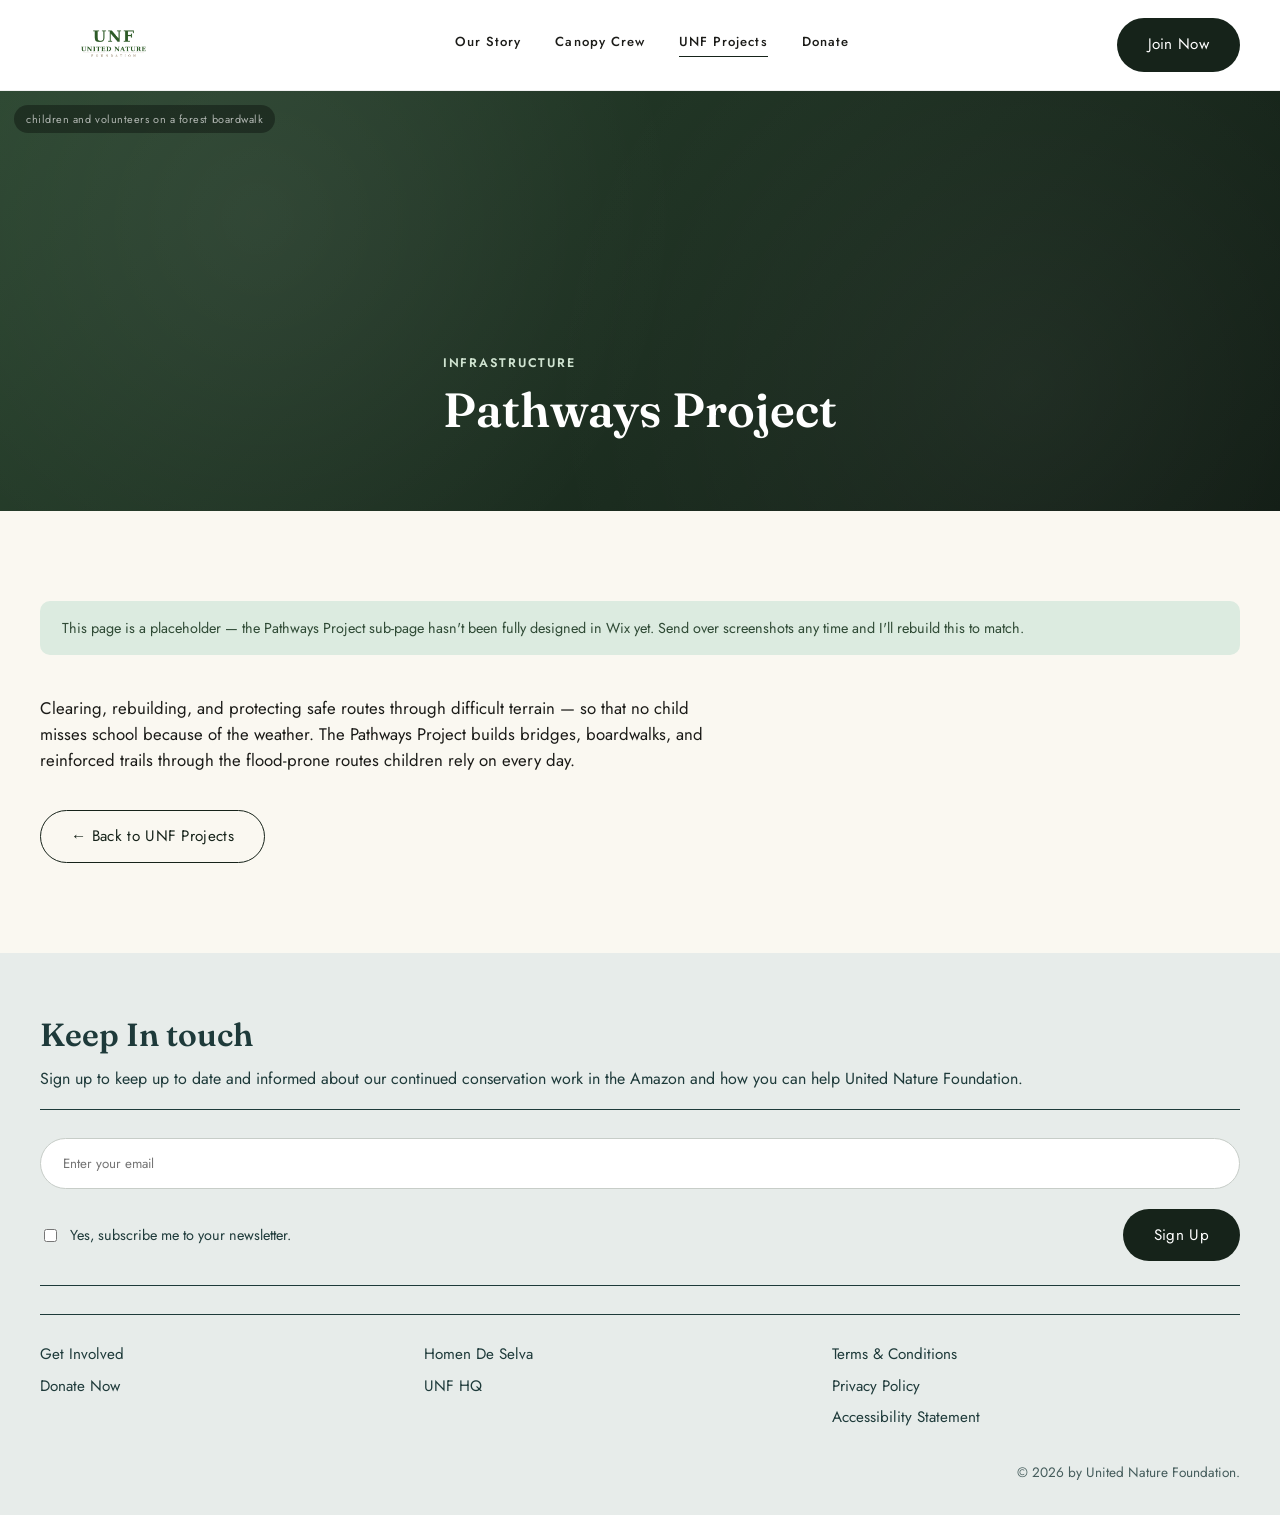
<file: pedal.html>
<!DOCTYPE html>
<html lang="en">
<head>
<meta charset="UTF-8">
<meta name="viewport" content="width=device-width, initial-scale=1.0">
<title>Pathways Project — United Nature Foundation</title>
<link rel="preconnect" href="https://fonts.googleapis.com">
<link href="https://fonts.googleapis.com/css2?family=Fraunces:ital,wght@0,400;0,600;1,500&family=Jost:wght@400;500;600&display=swap" rel="stylesheet">
<style>
/* ==========================================================================
   UNF — United Nature Foundation
   Shared stylesheet
   ========================================================================== */

:root {
  /* Color tokens (from brand screenshots) */
  --forest-950: #16231a;   /* deepest green — nav text, headings, buttons */
  --forest-900: #1c2b1f;   /* dark green panels */
  --forest-700: #2f4a35;
  --sage-500: #8fab93;     /* banner / quote green */
  --sage-100: #dcebe0;     /* pill backgrounds */
  --teal-900: #1e3a3a;     /* "Our Story" heading teal */
  --cream-100: #faf8f1;    /* main light background */
  --cream-200: #f2efe4;    /* footer / alt background */
  --stone-100: #ece7dc;    /* card backgrounds (Projects page) */
  --mist-100: #e7ecea;     /* footer alt */
  --ink: #1b1b18;
  --white: #ffffff;

  --font-display: "Fraunces", "Iowan Old Style", Georgia, serif;
  --font-body: "Jost", "Futura PT", "Century Gothic", sans-serif;

  --radius-md: 12px;
  --radius-lg: 28px;
  --radius-pill: 999px;

  --max-width: 1280px;
}

* { box-sizing: border-box; }

html {
  scroll-behavior: smooth;
}

body {
  margin: 0;
  font-family: var(--font-body);
  color: var(--ink);
  background: var(--cream-100);
  -webkit-font-smoothing: antialiased;
  line-height: 1.55;
}

img { max-width: 100%; display: block; }

a { color: inherit; text-decoration: none; }

h1, h2, h3, h4 {
  font-family: var(--font-display);
  margin: 0 0 0.5em;
  line-height: 1.1;
  font-weight: 600;
}

p { margin: 0 0 1em; }

.container {
  max-width: var(--max-width);
  margin: 0 auto;
  padding: 0 40px;
}

@media (max-width: 700px) {
  .container { padding: 0 20px; }
}

/* Reduced motion */
@media (prefers-reduced-motion: reduce) {
  * { animation: none !important; transition: none !important; }
}

/* --------------------------------------------------------------------------
   Buttons
   -------------------------------------------------------------------------- */
.btn {
  display: inline-flex;
  align-items: center;
  gap: 8px;
  font-family: var(--font-body);
  font-size: 0.95rem;
  letter-spacing: 0.02em;
  padding: 14px 30px;
  border-radius: var(--radius-pill);
  border: 1.5px solid transparent;
  cursor: pointer;
  transition: transform 0.2s ease, background 0.2s ease, color 0.2s ease;
  text-align: center;
}
.btn:hover { transform: translateY(-1px); }
.btn:focus-visible { outline: 3px solid var(--sage-500); outline-offset: 2px; }

.btn-primary {
  background: var(--forest-950);
  color: var(--white);
}
.btn-primary:hover { background: var(--forest-700); }

.btn-outline {
  background: transparent;
  border-color: var(--forest-950);
  color: var(--forest-950);
}
.btn-outline:hover { background: var(--forest-950); color: var(--white); }

.btn-outline-light {
  background: transparent;
  border-color: rgba(255,255,255,0.7);
  color: var(--white);
}
.btn-outline-light:hover { background: rgba(255,255,255,0.15); }

.btn-block {
  background: var(--teal-900);
  color: var(--white);
  border-radius: var(--radius-md);
}

/* --------------------------------------------------------------------------
   Header / Nav
   -------------------------------------------------------------------------- */
.site-header {
  position: relative;
  z-index: 50;
  background: var(--white);
  border-bottom: 1px solid rgba(0,0,0,0.06);
}
.site-header .container {
  display: flex;
  align-items: center;
  justify-content: space-between;
  padding-top: 18px;
  padding-bottom: 18px;
  gap: 24px;
}
.brand {
  font-family: var(--font-display);
  line-height: 1;
}
.brand .unf {
  font-size: 1.7rem;
  font-weight: 700;
  color: var(--forest-950);
  letter-spacing: 0.06em;
  display: block;
}
.brand .full {
  font-size: 0.62rem;
  letter-spacing: 0.18em;
  color: var(--forest-950);
  display: block;
  margin-top: 2px;
}
.brand .tag {
  font-size: 0.5rem;
  letter-spacing: 0.3em;
  color: #8a8a7c;
  display: block;
}

.main-nav {
  display: flex;
  align-items: center;
  gap: 34px;
  flex-wrap: wrap;
}
.main-nav a {
  font-size: 0.82rem;
  letter-spacing: 0.08em;
  font-weight: 500;
  color: var(--ink);
  padding-bottom: 4px;
  border-bottom: 1.5px solid transparent;
}
.main-nav a[aria-current="page"] {
  border-bottom-color: var(--forest-950);
}
.main-nav a:hover { border-bottom-color: var(--forest-950); }

.header-actions {
  display: flex;
  align-items: center;
  gap: 18px;
}
.icon-btn {
  width: 34px; height: 34px;
  border-radius: 50%;
  display: inline-flex;
  align-items: center;
  justify-content: center;
  color: #4f8fbf;
  background: transparent;
  border: none;
}

.nav-toggle {
  display: none;
  background: none;
  border: none;
  cursor: pointer;
}
.nav-toggle span {
  display: block;
  width: 24px;
  height: 2px;
  background: var(--forest-950);
  margin: 5px 0;
}

@media (max-width: 900px) {
  .main-nav { display: none; }
  .nav-toggle { display: block; }
  .main-nav.open {
    display: flex;
    flex-direction: column;
    position: absolute;
    top: 100%;
    left: 0; right: 0;
    background: var(--white);
    padding: 20px 24px 28px;
    gap: 16px;
    box-shadow: 0 12px 20px rgba(0,0,0,0.08);
  }
}

/* --------------------------------------------------------------------------
   Placeholder media block (stand-in for real photography)
   -------------------------------------------------------------------------- */
.ph {
  position: relative;
  background: linear-gradient(135deg, #2b4630, #1a2b1e 60%, #0f1a12);
  display: flex;
  align-items: flex-end;
  overflow: hidden;
}
.ph::before {
  content: "";
  position: absolute; inset: 0;
  background-image:
    radial-gradient(circle at 20% 30%, rgba(255,255,255,0.06), transparent 40%),
    radial-gradient(circle at 80% 70%, rgba(255,255,255,0.05), transparent 45%);
}
.ph-label {
  position: relative;
  z-index: 2;
  font-family: var(--font-body);
  font-size: 0.68rem;
  letter-spacing: 0.05em;
  color: rgba(255,255,255,0.65);
  background: rgba(0,0,0,0.35);
  padding: 6px 12px;
  border-radius: var(--radius-pill);
  margin: 14px;
}
.ph.light {
  background: linear-gradient(135deg, #cdd6c9, #aab8a4 60%, #8b9c86);
}
.ph.light .ph-label { color: rgba(20,30,20,0.7); background: rgba(255,255,255,0.55); }

/* --------------------------------------------------------------------------
   Footer
   -------------------------------------------------------------------------- */
.site-footer {
  background: var(--mist-100);
  color: var(--teal-900);
  padding: 64px 0 32px;
}
.footer-signup h2 {
  font-family: var(--font-display);
  font-size: 2rem;
  margin-bottom: 14px;
}
.footer-rule {
  border: none;
  border-top: 1.5px solid var(--teal-900);
  margin: 18px 0 28px;
}
.signup-row {
  display: flex;
  flex-wrap: wrap;
  gap: 16px;
  align-items: center;
  margin-bottom: 20px;
}
.signup-row input[type="email"] {
  flex: 1;
  min-width: 240px;
  padding: 15px 22px;
  border-radius: var(--radius-pill);
  border: 1px solid #c7cdc8;
  font-family: var(--font-body);
}
.checkbox-row {
  display: flex;
  align-items: center;
  gap: 10px;
  font-size: 0.9rem;
  margin-bottom: 24px;
}
.footer-links {
  display: grid;
  grid-template-columns: repeat(3, auto);
  gap: 40px;
  border-top: 1.5px solid var(--teal-900);
  padding-top: 28px;
  margin-top: 8px;
}
.footer-links a { display: block; margin-bottom: 8px; font-size: 0.95rem; }
.footer-bottom {
  text-align: right;
  font-size: 0.85rem;
  margin-top: 24px;
  opacity: 0.8;
}
@media (max-width: 700px) {
  .footer-links { grid-template-columns: 1fr; gap: 20px; }
  .footer-bottom { text-align: left; }
}

/* --------------------------------------------------------------------------
   Utility layout classes
   -------------------------------------------------------------------------- */
.section { padding: 90px 0; }
.section-sm { padding: 56px 0; }
.eyebrow {
  font-size: 0.78rem;
  letter-spacing: 0.14em;
  font-weight: 600;
  color: var(--sage-500);
  text-transform: uppercase;
  margin-bottom: 10px;
  display: block;
}
.grid-2 {
  display: grid;
  grid-template-columns: 1fr 1fr;
  gap: 56px;
  align-items: center;
}
@media (max-width: 900px) {
  .grid-2 { grid-template-columns: 1fr; }
}
.pill-row { display: flex; flex-wrap: wrap; gap: 14px; margin-top: 24px; }
.pill {
  background: var(--sage-100);
  color: var(--forest-700);
  padding: 10px 18px;
  border-radius: var(--radius-pill);
  font-size: 0.85rem;
  display: inline-flex;
  align-items: center;
  gap: 8px;
}


    .logo-img { height: 52px; width: auto; display: block; }
    @media (max-width: 600px) { .logo-img { height: 42px; } }
</style>
<style>
  .sub-hero { min-height: 420px; color: var(--white); display: flex; align-items: flex-end; padding-bottom: 50px; }
  .sub-hero h1 { font-size: clamp(2rem, 4.4vw, 3rem); color: var(--white); }
  .placeholder-note {
    background: var(--sage-100); color: var(--forest-700); padding: 16px 22px; border-radius: 10px;
    font-size: 0.9rem; margin-bottom: 40px;
  }
</style>
</head>
<body>

<header class="site-header">
  <div class="container">
    <a href="index.html" class="brand">
      <img src="media/unf-logo.png" alt="United Nature Foundation" class="logo-img">
    </a>
    <button class="nav-toggle" aria-label="Toggle menu" aria-expanded="false">
      <span></span><span></span><span></span>
    </button>
    <nav class="main-nav">
      <a href="our-story.html">Our Story</a>
      <a href="canopy-crew.html">Canopy Crew</a>
      <a href="unf-projects.html" aria-current="page">UNF Projects</a>
      <a href="donate.html">Donate</a>
    </nav>
    <div class="header-actions">
      <a href="join-now.html" class="btn btn-primary">Join Now</a>
    </div>
  </div>
</header>

<section class="sub-hero ph">
  <div class="ph-label" style="position:absolute; top:0; left:0;">children and volunteers on a forest boardwalk</div>
  <div class="container">
    <span class="eyebrow" style="color:#cfe3d0;">Infrastructure</span>
    <h1>Pathways Project</h1>
  </div>
</section>

<section class="section">
  <div class="container">
    <div class="placeholder-note">This page is a placeholder — the Pathways Project sub-page hasn't been fully designed in Wix yet. Send over screenshots any time and I'll rebuild this to match.</div>
    <p style="max-width:700px; font-size:1.05rem;">Clearing, rebuilding, and protecting safe routes through difficult terrain — so that no child misses school because of the weather. The Pathways Project builds bridges, boardwalks, and reinforced trails through the flood-prone routes children rely on every day.</p>
    <a href="unf-projects.html" class="btn btn-outline" style="margin-top:20px;">← Back to UNF Projects</a>
  </div>
</section>

<footer class="site-footer">
  <div class="container">
    <div class="footer-signup">
      <h2>Keep In touch</h2>
      <p>Sign up to keep up to date and informed about our continued conservation work in the Amazon and how you can help United Nature Foundation.</p>
      <hr class="footer-rule">
      <form class="newsletter-form">
        <div class="signup-row">
          <input type="email" placeholder="Enter your email" required>
        </div>
        <div class="checkbox-row">
          <input type="checkbox" id="sub"><label for="sub">Yes, subscribe me to your newsletter.</label>
          <button type="submit" class="btn btn-primary" style="margin-left:auto;">Sign Up</button>
        </div>
      </form>
    </div>
    <hr class="footer-rule">
    <div class="footer-links">
      <div>
        <a href="#">Get Involved</a>
        <a href="donate.html">Donate Now</a>
      </div>
      <div>
        <a href="#">Homen De Selva</a>
        <a href="#">UNF HQ</a>
      </div>
      <div>
        <a href="#">Terms &amp; Conditions</a>
        <a href="#">Privacy Policy</a>
        <a href="#">Accessibility Statement</a>
      </div>
    </div>
    <div class="footer-bottom">© 2026 by United Nature Foundation.</div>
  </div>
</footer>

<script>
// Shared behavior across all pages
document.addEventListener('DOMContentLoaded', () => {
  const toggle = document.querySelector('.nav-toggle');
  const nav = document.querySelector('.main-nav');
  if (toggle && nav) {
    toggle.addEventListener('click', () => {
      nav.classList.toggle('open');
      const expanded = nav.classList.contains('open');
      toggle.setAttribute('aria-expanded', expanded);
    });
  }

  // Newsletter form (footer) — placeholder handling, no backend yet
  document.querySelectorAll('.newsletter-form').forEach((form) => {
    form.addEventListener('submit', (e) => {
      e.preventDefault();
      const btn = form.querySelector('button');
      const original = btn.textContent;
      btn.textContent = 'Thank you!';
      btn.disabled = true;
      setTimeout(() => {
        btn.textContent = original;
        btn.disabled = false;
        form.reset();
      }, 2500);
    });
  });
});

</script>
</body>
</html>
</file>
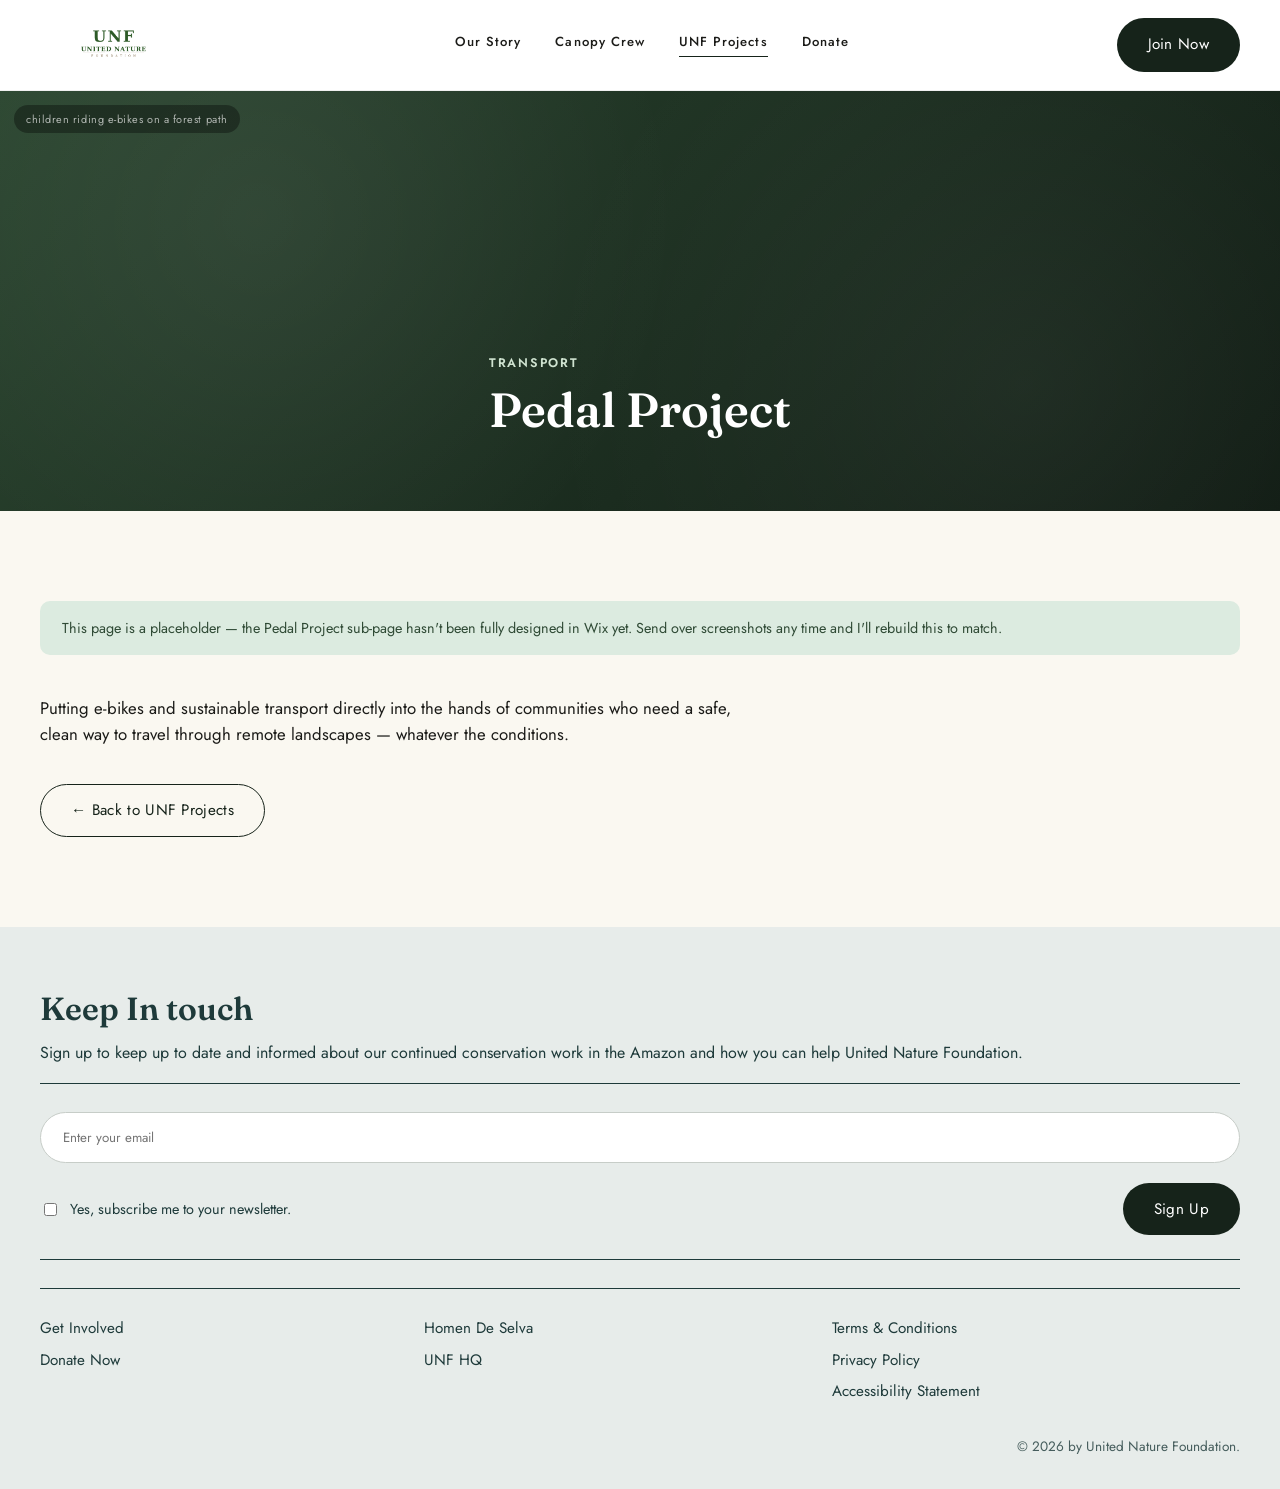
<file: power.html>
<!DOCTYPE html>
<html lang="en">
<head>
<meta charset="UTF-8">
<meta name="viewport" content="width=device-width, initial-scale=1.0">
<title>Pedal Project — United Nature Foundation</title>
<link rel="preconnect" href="https://fonts.googleapis.com">
<link href="https://fonts.googleapis.com/css2?family=Fraunces:ital,wght@0,400;0,600;1,500&family=Jost:wght@400;500;600&display=swap" rel="stylesheet">
<style>
/* ==========================================================================
   UNF — United Nature Foundation
   Shared stylesheet
   ========================================================================== */

:root {
  /* Color tokens (from brand screenshots) */
  --forest-950: #16231a;   /* deepest green — nav text, headings, buttons */
  --forest-900: #1c2b1f;   /* dark green panels */
  --forest-700: #2f4a35;
  --sage-500: #8fab93;     /* banner / quote green */
  --sage-100: #dcebe0;     /* pill backgrounds */
  --teal-900: #1e3a3a;     /* "Our Story" heading teal */
  --cream-100: #faf8f1;    /* main light background */
  --cream-200: #f2efe4;    /* footer / alt background */
  --stone-100: #ece7dc;    /* card backgrounds (Projects page) */
  --mist-100: #e7ecea;     /* footer alt */
  --ink: #1b1b18;
  --white: #ffffff;

  --font-display: "Fraunces", "Iowan Old Style", Georgia, serif;
  --font-body: "Jost", "Futura PT", "Century Gothic", sans-serif;

  --radius-md: 12px;
  --radius-lg: 28px;
  --radius-pill: 999px;

  --max-width: 1280px;
}

* { box-sizing: border-box; }

html {
  scroll-behavior: smooth;
}

body {
  margin: 0;
  font-family: var(--font-body);
  color: var(--ink);
  background: var(--cream-100);
  -webkit-font-smoothing: antialiased;
  line-height: 1.55;
}

img { max-width: 100%; display: block; }

a { color: inherit; text-decoration: none; }

h1, h2, h3, h4 {
  font-family: var(--font-display);
  margin: 0 0 0.5em;
  line-height: 1.1;
  font-weight: 600;
}

p { margin: 0 0 1em; }

.container {
  max-width: var(--max-width);
  margin: 0 auto;
  padding: 0 40px;
}

@media (max-width: 700px) {
  .container { padding: 0 20px; }
}

/* Reduced motion */
@media (prefers-reduced-motion: reduce) {
  * { animation: none !important; transition: none !important; }
}

/* --------------------------------------------------------------------------
   Buttons
   -------------------------------------------------------------------------- */
.btn {
  display: inline-flex;
  align-items: center;
  gap: 8px;
  font-family: var(--font-body);
  font-size: 0.95rem;
  letter-spacing: 0.02em;
  padding: 14px 30px;
  border-radius: var(--radius-pill);
  border: 1.5px solid transparent;
  cursor: pointer;
  transition: transform 0.2s ease, background 0.2s ease, color 0.2s ease;
  text-align: center;
}
.btn:hover { transform: translateY(-1px); }
.btn:focus-visible { outline: 3px solid var(--sage-500); outline-offset: 2px; }

.btn-primary {
  background: var(--forest-950);
  color: var(--white);
}
.btn-primary:hover { background: var(--forest-700); }

.btn-outline {
  background: transparent;
  border-color: var(--forest-950);
  color: var(--forest-950);
}
.btn-outline:hover { background: var(--forest-950); color: var(--white); }

.btn-outline-light {
  background: transparent;
  border-color: rgba(255,255,255,0.7);
  color: var(--white);
}
.btn-outline-light:hover { background: rgba(255,255,255,0.15); }

.btn-block {
  background: var(--teal-900);
  color: var(--white);
  border-radius: var(--radius-md);
}

/* --------------------------------------------------------------------------
   Header / Nav
   -------------------------------------------------------------------------- */
.site-header {
  position: relative;
  z-index: 50;
  background: var(--white);
  border-bottom: 1px solid rgba(0,0,0,0.06);
}
.site-header .container {
  display: flex;
  align-items: center;
  justify-content: space-between;
  padding-top: 18px;
  padding-bottom: 18px;
  gap: 24px;
}
.brand {
  font-family: var(--font-display);
  line-height: 1;
}
.brand .unf {
  font-size: 1.7rem;
  font-weight: 700;
  color: var(--forest-950);
  letter-spacing: 0.06em;
  display: block;
}
.brand .full {
  font-size: 0.62rem;
  letter-spacing: 0.18em;
  color: var(--forest-950);
  display: block;
  margin-top: 2px;
}
.brand .tag {
  font-size: 0.5rem;
  letter-spacing: 0.3em;
  color: #8a8a7c;
  display: block;
}

.main-nav {
  display: flex;
  align-items: center;
  gap: 34px;
  flex-wrap: wrap;
}
.main-nav a {
  font-size: 0.82rem;
  letter-spacing: 0.08em;
  font-weight: 500;
  color: var(--ink);
  padding-bottom: 4px;
  border-bottom: 1.5px solid transparent;
}
.main-nav a[aria-current="page"] {
  border-bottom-color: var(--forest-950);
}
.main-nav a:hover { border-bottom-color: var(--forest-950); }

.header-actions {
  display: flex;
  align-items: center;
  gap: 18px;
}
.icon-btn {
  width: 34px; height: 34px;
  border-radius: 50%;
  display: inline-flex;
  align-items: center;
  justify-content: center;
  color: #4f8fbf;
  background: transparent;
  border: none;
}

.nav-toggle {
  display: none;
  background: none;
  border: none;
  cursor: pointer;
}
.nav-toggle span {
  display: block;
  width: 24px;
  height: 2px;
  background: var(--forest-950);
  margin: 5px 0;
}

@media (max-width: 900px) {
  .main-nav { display: none; }
  .nav-toggle { display: block; }
  .main-nav.open {
    display: flex;
    flex-direction: column;
    position: absolute;
    top: 100%;
    left: 0; right: 0;
    background: var(--white);
    padding: 20px 24px 28px;
    gap: 16px;
    box-shadow: 0 12px 20px rgba(0,0,0,0.08);
  }
}

/* --------------------------------------------------------------------------
   Placeholder media block (stand-in for real photography)
   -------------------------------------------------------------------------- */
.ph {
  position: relative;
  background: linear-gradient(135deg, #2b4630, #1a2b1e 60%, #0f1a12);
  display: flex;
  align-items: flex-end;
  overflow: hidden;
}
.ph::before {
  content: "";
  position: absolute; inset: 0;
  background-image:
    radial-gradient(circle at 20% 30%, rgba(255,255,255,0.06), transparent 40%),
    radial-gradient(circle at 80% 70%, rgba(255,255,255,0.05), transparent 45%);
}
.ph-label {
  position: relative;
  z-index: 2;
  font-family: var(--font-body);
  font-size: 0.68rem;
  letter-spacing: 0.05em;
  color: rgba(255,255,255,0.65);
  background: rgba(0,0,0,0.35);
  padding: 6px 12px;
  border-radius: var(--radius-pill);
  margin: 14px;
}
.ph.light {
  background: linear-gradient(135deg, #cdd6c9, #aab8a4 60%, #8b9c86);
}
.ph.light .ph-label { color: rgba(20,30,20,0.7); background: rgba(255,255,255,0.55); }

/* --------------------------------------------------------------------------
   Footer
   -------------------------------------------------------------------------- */
.site-footer {
  background: var(--mist-100);
  color: var(--teal-900);
  padding: 64px 0 32px;
}
.footer-signup h2 {
  font-family: var(--font-display);
  font-size: 2rem;
  margin-bottom: 14px;
}
.footer-rule {
  border: none;
  border-top: 1.5px solid var(--teal-900);
  margin: 18px 0 28px;
}
.signup-row {
  display: flex;
  flex-wrap: wrap;
  gap: 16px;
  align-items: center;
  margin-bottom: 20px;
}
.signup-row input[type="email"] {
  flex: 1;
  min-width: 240px;
  padding: 15px 22px;
  border-radius: var(--radius-pill);
  border: 1px solid #c7cdc8;
  font-family: var(--font-body);
}
.checkbox-row {
  display: flex;
  align-items: center;
  gap: 10px;
  font-size: 0.9rem;
  margin-bottom: 24px;
}
.footer-links {
  display: grid;
  grid-template-columns: repeat(3, auto);
  gap: 40px;
  border-top: 1.5px solid var(--teal-900);
  padding-top: 28px;
  margin-top: 8px;
}
.footer-links a { display: block; margin-bottom: 8px; font-size: 0.95rem; }
.footer-bottom {
  text-align: right;
  font-size: 0.85rem;
  margin-top: 24px;
  opacity: 0.8;
}
@media (max-width: 700px) {
  .footer-links { grid-template-columns: 1fr; gap: 20px; }
  .footer-bottom { text-align: left; }
}

/* --------------------------------------------------------------------------
   Utility layout classes
   -------------------------------------------------------------------------- */
.section { padding: 90px 0; }
.section-sm { padding: 56px 0; }
.eyebrow {
  font-size: 0.78rem;
  letter-spacing: 0.14em;
  font-weight: 600;
  color: var(--sage-500);
  text-transform: uppercase;
  margin-bottom: 10px;
  display: block;
}
.grid-2 {
  display: grid;
  grid-template-columns: 1fr 1fr;
  gap: 56px;
  align-items: center;
}
@media (max-width: 900px) {
  .grid-2 { grid-template-columns: 1fr; }
}
.pill-row { display: flex; flex-wrap: wrap; gap: 14px; margin-top: 24px; }
.pill {
  background: var(--sage-100);
  color: var(--forest-700);
  padding: 10px 18px;
  border-radius: var(--radius-pill);
  font-size: 0.85rem;
  display: inline-flex;
  align-items: center;
  gap: 8px;
}


    .logo-img { height: 52px; width: auto; display: block; }
    @media (max-width: 600px) { .logo-img { height: 42px; } }
</style>
<style>
  .sub-hero { min-height: 420px; color: var(--white); display: flex; align-items: flex-end; padding-bottom: 50px; }
  .sub-hero h1 { font-size: clamp(2rem, 4.4vw, 3rem); color: var(--white); }
  .placeholder-note {
    background: var(--sage-100); color: var(--forest-700); padding: 16px 22px; border-radius: 10px;
    font-size: 0.9rem; margin-bottom: 40px;
  }
</style>
</head>
<body>

<header class="site-header">
  <div class="container">
    <a href="index.html" class="brand">
      <img src="media/unf-logo.png" alt="United Nature Foundation" class="logo-img">
    </a>
    <button class="nav-toggle" aria-label="Toggle menu" aria-expanded="false">
      <span></span><span></span><span></span>
    </button>
    <nav class="main-nav">
      <a href="our-story.html">Our Story</a>
      <a href="canopy-crew.html">Canopy Crew</a>
      <a href="unf-projects.html" aria-current="page">UNF Projects</a>
      <a href="donate.html">Donate</a>
    </nav>
    <div class="header-actions">
      <a href="join-now.html" class="btn btn-primary">Join Now</a>
    </div>
  </div>
</header>

<section class="sub-hero ph">
  <div class="ph-label" style="position:absolute; top:0; left:0;">children riding e-bikes on a forest path</div>
  <div class="container">
    <span class="eyebrow" style="color:#cfe3d0;">Transport</span>
    <h1>Pedal Project</h1>
  </div>
</section>

<section class="section">
  <div class="container">
    <div class="placeholder-note">This page is a placeholder — the Pedal Project sub-page hasn't been fully designed in Wix yet. Send over screenshots any time and I'll rebuild this to match.</div>
    <p style="max-width:700px; font-size:1.05rem;">Putting e-bikes and sustainable transport directly into the hands of communities who need a safe, clean way to travel through remote landscapes — whatever the conditions.</p>
    <a href="unf-projects.html" class="btn btn-outline" style="margin-top:20px;">← Back to UNF Projects</a>
  </div>
</section>

<footer class="site-footer">
  <div class="container">
    <div class="footer-signup">
      <h2>Keep In touch</h2>
      <p>Sign up to keep up to date and informed about our continued conservation work in the Amazon and how you can help United Nature Foundation.</p>
      <hr class="footer-rule">
      <form class="newsletter-form">
        <div class="signup-row">
          <input type="email" placeholder="Enter your email" required>
        </div>
        <div class="checkbox-row">
          <input type="checkbox" id="sub"><label for="sub">Yes, subscribe me to your newsletter.</label>
          <button type="submit" class="btn btn-primary" style="margin-left:auto;">Sign Up</button>
        </div>
      </form>
    </div>
    <hr class="footer-rule">
    <div class="footer-links">
      <div>
        <a href="#">Get Involved</a>
        <a href="donate.html">Donate Now</a>
      </div>
      <div>
        <a href="#">Homen De Selva</a>
        <a href="#">UNF HQ</a>
      </div>
      <div>
        <a href="#">Terms &amp; Conditions</a>
        <a href="#">Privacy Policy</a>
        <a href="#">Accessibility Statement</a>
      </div>
    </div>
    <div class="footer-bottom">© 2026 by United Nature Foundation.</div>
  </div>
</footer>

<script>
// Shared behavior across all pages
document.addEventListener('DOMContentLoaded', () => {
  const toggle = document.querySelector('.nav-toggle');
  const nav = document.querySelector('.main-nav');
  if (toggle && nav) {
    toggle.addEventListener('click', () => {
      nav.classList.toggle('open');
      const expanded = nav.classList.contains('open');
      toggle.setAttribute('aria-expanded', expanded);
    });
  }

  // Newsletter form (footer) — placeholder handling, no backend yet
  document.querySelectorAll('.newsletter-form').forEach((form) => {
    form.addEventListener('submit', (e) => {
      e.preventDefault();
      const btn = form.querySelector('button');
      const original = btn.textContent;
      btn.textContent = 'Thank you!';
      btn.disabled = true;
      setTimeout(() => {
        btn.textContent = original;
        btn.disabled = false;
        form.reset();
      }, 2500);
    });
  });
});

</script>
</body>
</html>
</file>
